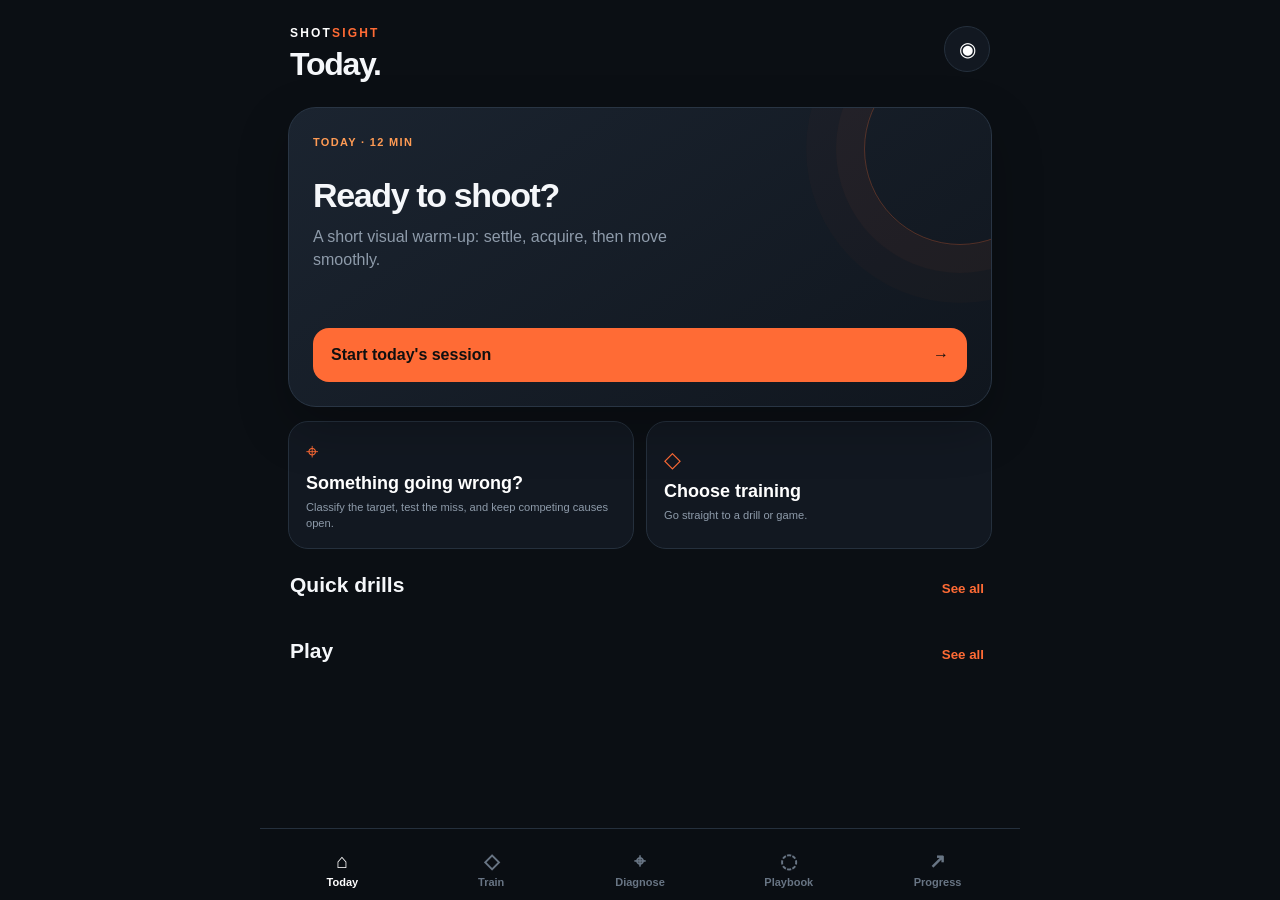
<file: index.html>
<!doctype html><html lang="en"><head><meta charset="utf-8"><meta name="viewport" content="width=device-width, initial-scale=1, viewport-fit=cover, user-scalable=no"><meta name="theme-color" content="#0b0f14"><meta name="apple-mobile-web-app-capable" content="yes"><meta name="apple-mobile-web-app-status-bar-style" content="black-translucent"><meta name="apple-mobile-web-app-title" content="ShotSight"><title>ShotSight</title><link rel="manifest" href="manifest.webmanifest"><link rel="stylesheet" href="styles.css?v=20260903-0040"><link rel="stylesheet" href="shot-demos.css?v=20260903-0040"><link rel="stylesheet" href="clay-invaders.css?v=20260903-0040"><link rel="stylesheet" href="shooter-diagnosis.css?v=20260903-0040"><link rel="stylesheet" href="v02.css?v=20260903-0040"></head><body><div class="app-shell"><div id="drillGrid" hidden></div><div id="gameGrid" hidden></div>
<header class="topbar"><div><div class="eyebrow">SHOT<span>SIGHT</span></div><h1 id="pageTitle">Today.</h1></div><button class="icon-button" id="soundToggle" aria-label="Toggle sound">◉</button></header>
<main id="homeView" class="view active"><section class="hero-card"><div class="hero-copy"><span class="pill">TODAY · 12 MIN</span><h2>Ready to shoot?</h2><p>A short visual warm-up: settle, acquire, then move smoothly.</p></div><button class="primary big" data-start="daily">Start today's session <span>→</span></button></section><div class="quick-grid"><button class="quick-card" data-go="diagnoseView"><span class="quick-icon">⌖</span><strong>Something going wrong?</strong><small>Describe the miss. Find the likely cause and a fix.</small></button><button class="quick-card" data-go="libraryView"><span class="quick-icon">◇</span><strong>Choose training</strong><small>Go straight to a drill or game.</small></button></div><section class="home-section"><div class="section-heading"><h3>Quick drills</h3><button class="see-all" data-go="libraryView">See all</button></div><div class="mini-row" id="homeQuickDrills"></div></section><section class="home-section"><div class="section-heading"><h3>Play</h3><button class="see-all" data-go="libraryView">See all</button></div><div class="mini-row" id="homeQuickGames"></div></section></main>
<main id="libraryView" class="view"><div class="section-heading stacked"><h2>Training</h2><span>Pick the skill you want to work on.</span></div><div class="library-summary"><button class="train-filter" data-kind="drill"><strong>Drills</strong><small>Focused practice</small></button><button class="train-filter" data-kind="game"><strong>Games</strong><small>Practice through play</small></button></div><div class="filter-row"><button class="chip active" data-filter="all">All</button><button class="chip" data-filter="drill">Drills</button><button class="chip" data-filter="game">Games</button></div><div class="library-list" id="libraryList"></div></main>
<main id="diagnoseView" class="view"><section class="diagnose-hero"><span class="diag-badge">QUERY → DIAGNOSE → FIX</span><h2>What happened?</h2><p>Start with what you actually saw or felt. ShotSight will form a coaching hypothesis, explain why, and give you something specific to try.</p><button class="primary big" data-diagnose>Start diagnosis <span>→</span></button></section><section id="shooterDiagnosis" class="diagnosis-entry"></section><div class="learn-callout"><strong>Later, Sense adds evidence.</strong><span>Your answers form the hypothesis. Gun-motion data can then confirm or challenge it.</span></div></main>
<main id="learnView" class="view"><div class="learn-intro"><h2>Understand the shot</h2><p>Short visual explanations of how clay and gun movement relate. Watch first; read only when you need more.</p></div><div class="learn-callout"><strong>Orange = clay. White = gun.</strong><span>Watch hold, pickup, movement, break point and whether the shot succeeds.</span></div><section class="demo-section"><div class="section-heading"><h3>Shot types & faults</h3><span>Animated</span></div><div class="demo-grid" id="demoGrid"></div></section></main>
<main id="progressView" class="view"><div class="section-heading stacked"><h2>Your progress</h2><span>What you have done — and what to work on next.</span></div><section class="stats-grid"><article><strong id="statSessions">0</strong><span>sessions</span></article><article><strong id="statMinutes">—</strong><span>minutes</span></article><article><strong id="statBest">—</strong><span>best game</span></article></section><section class="history-card"><div class="section-heading"><h3>Recent activity</h3><button class="text-button" id="clearHistory">Clear</button></div><div id="historyList" class="history-list"></div></section></main>
<section id="playerView" class="player-view" aria-hidden="true"><div class="player-top"><button class="icon-button" id="closePlayer">×</button><div class="player-meta"><span id="playerType">DRILL</span><strong id="playerName">Shot Diagnostic</strong></div><button class="icon-button" id="pausePlayer">Ⅱ</button></div><div id="stage" class="stage"><div class="interaction-hint" id="interactionHint"></div><div class="focus-ring" id="focusRing"></div><div class="target" id="target"></div><div class="target secondary" id="target2"></div><div class="target tertiary" id="target3"></div><svg id="trace" class="trace" viewBox="0 0 100 100" preserveAspectRatio="none"></svg><div class="aim-dot" id="aimDot"></div><div class="shot-mark" id="shotMark"></div><div class="crosshair" id="crosshair">+</div><div class="countdown" id="countdown"></div><section id="diagnosticPanel" class="diagnostic-panel"><div class="diagnostic-kicker">SHOT DIAGNOSIS</div><h2 id="diagTitle">Clean release</h2><div id="diagTree" class="diag-tree"></div><div class="diag-metrics"><div><span>ERROR</span><strong id="diagError">—</strong></div><div><span>PATH</span><strong id="diagSmooth">—</strong></div><div><span>RELEASE</span><strong id="diagTime">—</strong></div></div><p id="diagCue"></p><div class="diag-actions"><button class="secondary-button" id="diagnosticDone">Done</button><button class="primary" id="diagnosticAgain">Try again</button></div></section></div><div class="player-bottom"><div class="metric"><span>TIME</span><strong id="timeValue">00:30</strong></div><div class="metric center"><span id="scoreLabel">CUE</span><strong id="scoreValue">READY</strong></div><button class="primary compact" id="actionButton">Begin</button></div></section>
<section id="tipSheet" class="tip-sheet" aria-hidden="true"><div class="tip-card"><div class="tip-icon" id="tipIcon">◎</div><span class="tip-kicker">HOW IT WORKS</span><h2 id="tipTitle">Activity</h2><p id="tipBody"></p><div class="tip-note" id="tipNote"></div><label class="tip-hide"><input type="checkbox" id="tipHide"><span>Don't show this tip again</span></label><button class="primary big" id="tipContinue">Got it <span>→</span></button></div></section>
<section id="demoSheet" class="demo-sheet" aria-hidden="true"><div class="demo-card"><div class="demo-topbar"><div><span class="tip-kicker">SHOT TYPE</span><h2 id="demoTitle">Sustained lead</h2></div><button class="icon-button" id="demoClose">×</button></div><div class="demo-stage" id="demoStage"><div class="demo-speed-hud"><span>CLAY <strong id="demoClaySpeed">55 mph</strong></span><span>GUN <strong id="demoGunSpeed">—</strong></span></div><svg class="demo-svg" viewBox="0 0 100 100" preserveAspectRatio="none"><path id="demoTargetPath" class="demo-target-path" d="M 8 62 C 32 52, 66 42, 94 34"/><path id="demoGunPath" class="demo-gun-path" d="M 8 62 C 32 52, 66 42, 94 34"/><line id="demoLeadLine" class="demo-lead-line" x1="0" y1="0" x2="0" y2="0"/></svg><div class="demo-label hold" id="demoHoldLabel">HOLD</div><div class="demo-label pickup" id="demoPickupLabel">PICKUP</div><div class="demo-label break" id="demoBreakLabel">BREAK</div><div class="demo-clay" id="demoClay"></div><div class="demo-gun" id="demoGun"><span></span></div><div class="demo-shot" id="demoShot"></div></div><div class="demo-legend"><span><i class="legend-clay"></i>Clay</span><span><i class="legend-gun"></i>Gun / aim point</span><span><i class="legend-gap"></i>Lead gap</span></div><div class="demo-phase" id="demoPhase">SET</div><p id="demoDescription"></p><div class="demo-cue" id="demoCue"></div><div class="demo-actions"><button class="secondary-button" id="demoReplay">Replay</button><button class="primary" id="demoNext">Next type</button></div></div></section>
<section id="diagnosisSheet" class="diagnosis-sheet" aria-hidden="true"><div class="diagnosis-shell"><div class="diagnosis-top"><div class="diagnosis-progress" id="diagnosisProgress">1 / 3</div><button class="icon-button" id="diagnosisClose">×</button></div><div class="diagnosis-body" id="diagnosisBody"></div></div></section>
<nav class="tabbar"><button class="tab active" data-view="homeView"><span>⌂</span>Today</button><button class="tab" data-view="libraryView"><span>◇</span>Train</button><button class="tab" data-view="diagnoseView"><span>⌖</span>Diagnose</button><button class="tab" data-view="learnView"><span>◌</span>Learn</button><button class="tab" data-view="progressView"><span>↗</span>Progress</button></nav></div>
<script src="app.js?v=20260903-0040"></script><script src="clay-invaders.js?v=20260903-0040"></script><script src="shot-demos.js?v=20260903-0040"></script><script src="shooter-diagnosis.js?v=20260903-0040"></script><script>window.addEventListener('DOMContentLoaded',()=>{const mini=(a)=>`<button class="mini-card" data-id="${a.id}"><span class="glyph">${a.glyph}</span><strong>${a.name}</strong><small>${a.type==='game'?'PLAY':'DRILL'}</small></button>`;const A=window.activities||[];document.querySelector('#homeQuickDrills').innerHTML=A.filter(a=>a.type==='drill').slice(0,4).map(mini).join('');document.querySelector('#homeQuickGames').innerHTML=A.filter(a=>a.type==='game').slice(0,4).map(mini).join('');document.querySelectorAll('.train-filter').forEach(b=>b.addEventListener('click',()=>{const c=document.querySelector(`.chip[data-filter="${b.dataset.kind}"]`);c?.click()}))})</script><script src="v02.js?v=20260903-0040"></script></body></html>
</file>
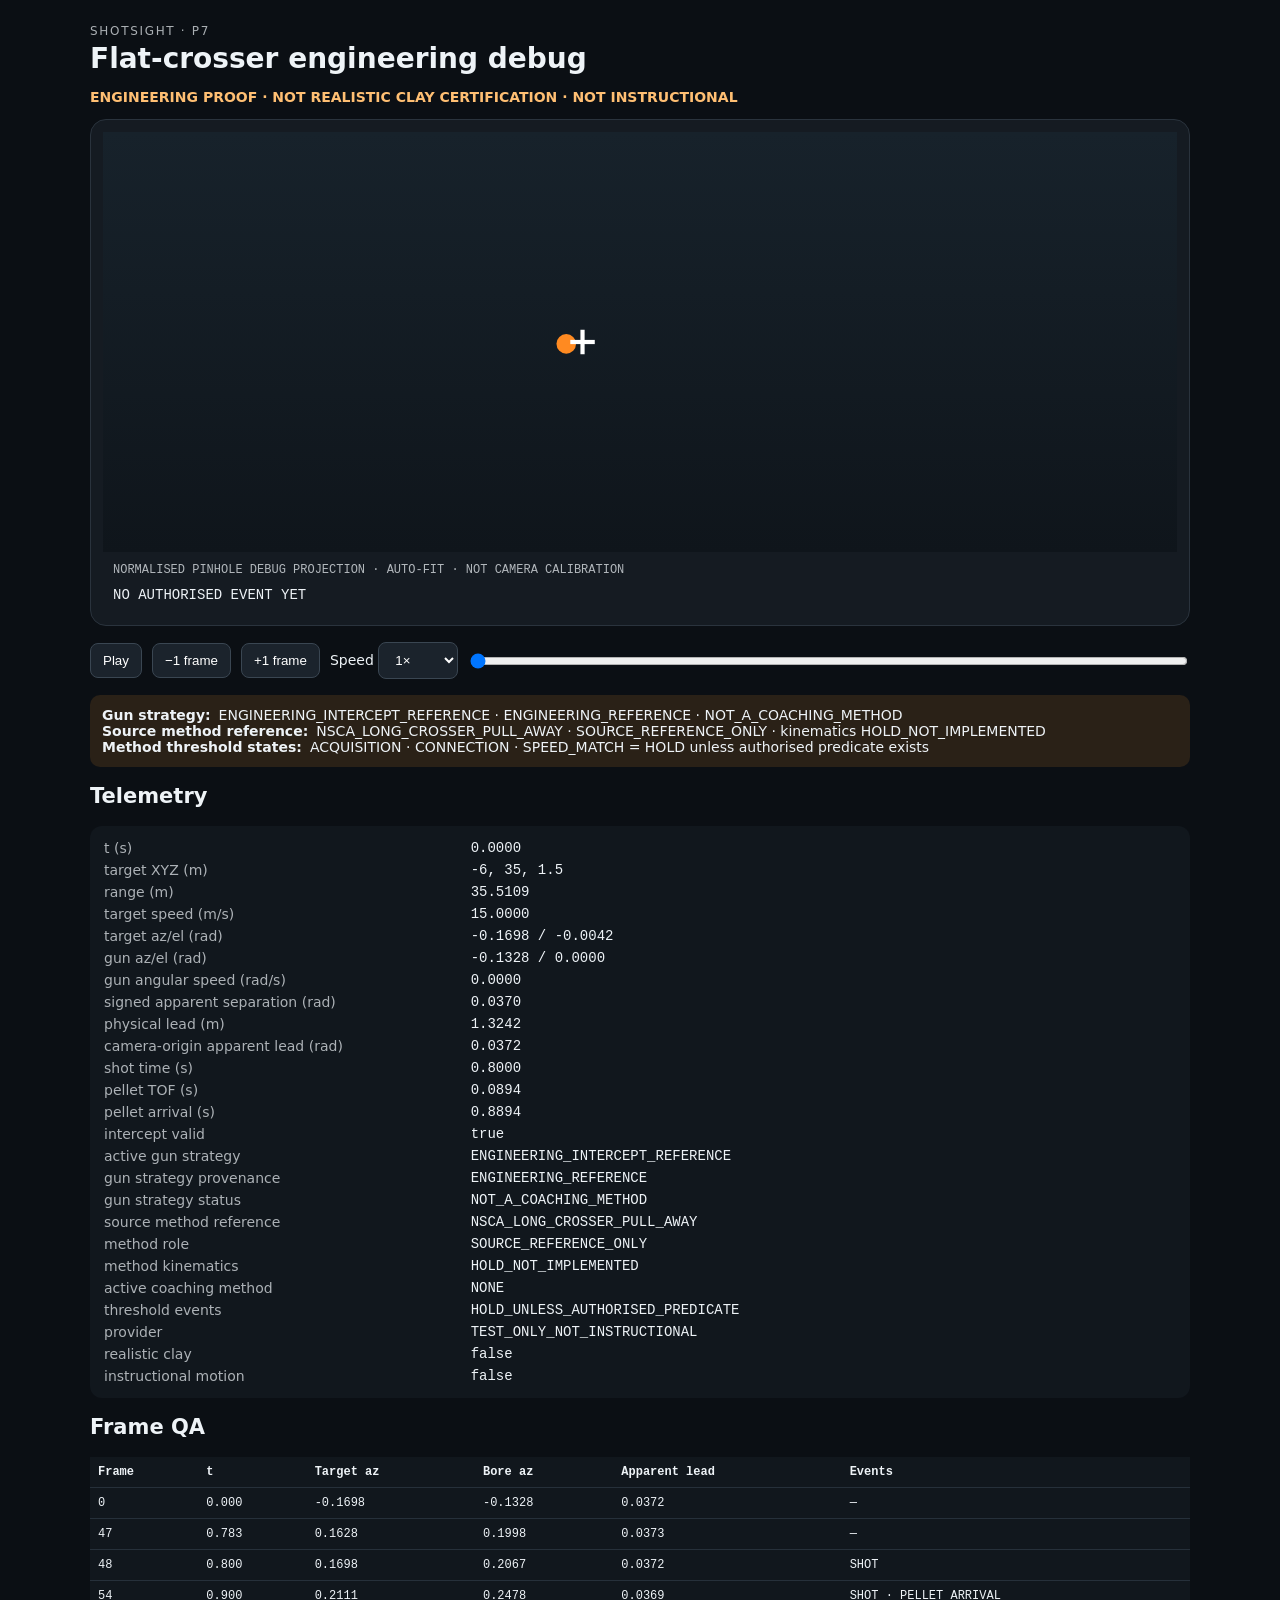
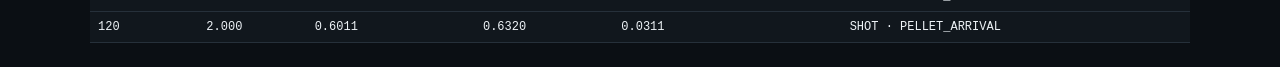
<file: p7-debug.html>
<!doctype html><html lang="en"><head><meta charset="utf-8"><meta name="viewport" content="width=device-width,initial-scale=1"><title>ShotSight P7 Engineering Debug</title><style>body{margin:0;background:#0b0f14;color:#eef3f7;font:14px system-ui,sans-serif}.debug-shell{max-width:1100px;margin:auto;padding:24px}.eyebrow{letter-spacing:.14em;font-size:12px;opacity:.7}h1{margin:.25rem 0}.viewport{background:#151b22;border:1px solid #2a333d;border-radius:16px;padding:12px}#projection{width:100%;height:420px;background:linear-gradient(#17222b,#0f151b)}#targetMark{fill:#ff8a21}#boreMark line{stroke:#fff;stroke-width:.012}#leadLine{stroke:#9aa9b6;stroke-width:.006;stroke-dasharray:.02 .02}.projection-note{padding:8px 10px 0;font-size:12px;opacity:.72;font-family:ui-monospace,monospace}.controls{display:flex;gap:10px;align-items:center;flex-wrap:wrap;margin:16px 0}.controls button,.controls select{padding:9px 12px;background:#1b232c;color:#fff;border:1px solid #3a4652;border-radius:8px}#scrub{flex:1;min-width:240px}.holds{padding:12px;background:#2a2117;border-radius:10px;margin-bottom:16px}.holds span{margin-left:8px}dl{display:grid;grid-template-columns:minmax(220px,1fr) 2fr;gap:6px 14px;background:#11171d;padding:14px;border-radius:12px}dt{opacity:.7}dd{margin:0;font-family:ui-monospace,monospace;overflow-wrap:anywhere}.table-wrap{width:100%;overflow-x:auto;-webkit-overflow-scrolling:touch}table{width:100%;min-width:760px;border-collapse:collapse;background:#11171d}th,td{padding:8px;border-bottom:1px solid #26303a;text-align:left;font-family:ui-monospace,monospace;font-size:12px}.event-strip{padding:10px;font-family:ui-monospace,monospace}.debug-shell header p{color:#ffbf73;font-weight:700}@media(max-width:650px){.debug-shell{padding:16px}#projection{height:300px}dl{grid-template-columns:1fr}.holds span{display:block;margin:5px 0 0}#scrub{min-width:200px}}</style></head><body><main class="debug-shell"><header><div><div class="eyebrow">SHOTSIGHT · P7</div><h1>Flat-crosser engineering debug</h1><p id="certLock">ENGINEERING PROOF · NOT REALISTIC CLAY CERTIFICATION · NOT INSTRUCTIONAL</p></div></header><section class="viewport" aria-label="Shooter projection"><svg id="projection" viewBox="-1 -0.6 2 1.2" preserveAspectRatio="xMidYMid meet"><line id="leadLine"/><circle id="targetMark" r="0.028"/><g id="boreMark"><line x1="-0.035" y1="0" x2="0.035" y2="0"/><line x1="0" y1="-0.035" x2="0" y2="0.035"/></g></svg><div class="projection-note" id="projectionLock">NORMALISED PINHOLE DEBUG PROJECTION · AUTO-FIT · NOT CAMERA CALIBRATION</div><div class="event-strip" id="eventStrip"></div></section><section class="controls"><button id="playPause">Play</button><button id="stepBack">−1 frame</button><button id="stepForward">+1 frame</button><label>Speed <select id="speed"><option value="0.25">0.25×</option><option value="0.5">0.5×</option><option value="1" selected>1×</option><option value="2">2×</option></select></label><input id="scrub" type="range" min="0" max="1" step="0.0001" value="0" aria-label="Timeline scrub"></section><section class="holds"><strong>Gun strategy:</strong><span id="strategyLock">ENGINEERING_INTERCEPT_REFERENCE · ENGINEERING_REFERENCE · NOT_A_COACHING_METHOD</span><br><strong>Source method reference:</strong><span id="methodReference">NSCA_LONG_CROSSER_PULL_AWAY · SOURCE_REFERENCE_ONLY · kinematics HOLD_NOT_IMPLEMENTED</span><br><strong>Method threshold states:</strong><span id="holds">ACQUISITION · CONNECTION · SPEED_MATCH = HOLD unless authorised predicate exists</span></section><section><h2>Telemetry</h2><dl id="telemetry"></dl></section><section><h2>Frame QA</h2><div class="table-wrap" id="qaTableWrap"><table><thead><tr><th>Frame</th><th>t</th><th>Target az</th><th>Bore az</th><th>Apparent lead</th><th>Events</th></tr></thead><tbody id="qaRows"></tbody></table></div></section></main><script type="module">import {createCanonicalFlatCrosserScenario} from './physics/canonical-flat-crosser-v1.mjs';
import {createFlatCrosserDebugSession,debugFrame,scrubNormalized} from './physics/flat-crosser-debug-v1.mjs';
const scenario=createCanonicalFlatCrosserScenario();let playbackRate=1,session=createFlatCrosserDebugSession({scenario,duration_s:2,frameRate_hz:60,playbackRate});let frameIndex=0,playing=false,anchorScreen=0,anchorSim=0,raf=0,projectionScale=1;const $=s=>document.querySelector(s),fmt=(v,n=4)=>Number.isFinite(v)?v.toFixed(n):'—';
function pinholeNormalised(az,el){const c=Math.cos(az);if(!(Math.abs(c)>1e-12))throw new Error('debug projection reached 90-degree azimuth singularity');return{x:Math.tan(az),y:-Math.tan(el)/c};}
function recomputeProjectionScale(){let maxX=0,maxY=0;for(let i=0;i<session.frameCount;i++){const f=debugFrame(session,i);for(const a of [{az:f.state.target.az_rad,el:f.state.target.el_rad},{az:f.state.gun.az_rad,el:f.state.gun.el_rad}]){const p=pinholeNormalised(a.az,a.el);maxX=Math.max(maxX,Math.abs(p.x));maxY=Math.max(maxY,Math.abs(p.y));}}const sx=maxX>0?0.9/maxX:1,sy=maxY>0?0.5/maxY:1;projectionScale=Math.min(sx,sy);}
function project(az,el){const p=pinholeNormalised(az,el);return{x:p.x*projectionScale,y:p.y*projectionScale};}
function renderFrame(frame){const {state,telemetry}=frame;const t=project(state.target.az_rad,state.target.el_rad),b=project(state.gun.az_rad,state.gun.el_rad);$('#targetMark').setAttribute('cx',t.x);$('#targetMark').setAttribute('cy',t.y);$('#boreMark').setAttribute('transform',`translate(${b.x} ${b.y})`);$('#leadLine').setAttribute('x1',t.x);$('#leadLine').setAttribute('y1',t.y);$('#leadLine').setAttribute('x2',b.x);$('#leadLine').setAttribute('y2',b.y);$('#scrub').value=state.t_s/session.duration_s;$('#eventStrip').textContent=telemetry.activeNarrativeEvents.length?telemetry.activeNarrativeEvents.join(' · '):'NO AUTHORISED EVENT YET';const entries=[['t (s)',telemetry.t_s],['target XYZ (m)',telemetry.targetPosition_W.join(', ')],['range (m)',telemetry.targetRange_m],['target speed (m/s)',telemetry.targetSpeed_mps],['target az/el (rad)',`${fmt(telemetry.targetAz_rad)} / ${fmt(telemetry.targetEl_rad)}`],['gun az/el (rad)',`${fmt(telemetry.gunAz_rad)} / ${fmt(telemetry.gunEl_rad)}`],['gun angular speed (rad/s)',telemetry.gunAngularSpeed_radps],['signed apparent separation (rad)',telemetry.signedApparentAzSeparation_rad],['physical lead (m)',telemetry.physicalLead_m],['camera-origin apparent lead (rad)',telemetry.apparentLeadAngle_rad],['shot time (s)',telemetry.shotTime_s],['pellet TOF (s)',telemetry.pelletTOF_s],['pellet arrival (s)',telemetry.pelletArrival_s],['intercept valid',String(telemetry.interceptValid)],['active gun strategy',telemetry.gunStrategyId],['gun strategy provenance',telemetry.gunStrategyProvenanceClass],['gun strategy status',telemetry.gunStrategyStatus],['source method reference',telemetry.methodReferenceId],['method role',telemetry.methodReferenceRole],['method kinematics',telemetry.methodKinematicsStatus],['active coaching method',telemetry.methodId===null?'NONE':telemetry.methodId],['threshold events',telemetry.thresholdEventsStatus],['provider',telemetry.providerStatus],['realistic clay',String(telemetry.realisticClay)],['instructional motion',String(telemetry.instructionalMotion)]];$('#telemetry').innerHTML=entries.map(([k,v])=>`<dt>${k}</dt><dd>${typeof v==='number'?fmt(v):v}</dd>`).join('');}
function showIndex(i){frameIndex=Math.max(0,Math.min(session.frameCount-1,i));renderFrame(debugFrame(session,frameIndex));}function stop(){playing=false;cancelAnimationFrame(raf);$('#playPause').textContent='Play';}function tick(now){if(!playing)return;const t=Math.min(session.duration_s,anchorSim+(now-anchorScreen)/1000*playbackRate);frameIndex=Math.round(t*session.frameRate_hz);showIndex(frameIndex);if(t>=session.duration_s){stop();return;}raf=requestAnimationFrame(tick);}$('#playPause').addEventListener('click',()=>{if(playing){stop();return;}playing=true;anchorScreen=performance.now();anchorSim=frameIndex/session.frameRate_hz;$('#playPause').textContent='Pause';raf=requestAnimationFrame(tick);});$('#stepBack').addEventListener('click',()=>{stop();showIndex(frameIndex-1);});$('#stepForward').addEventListener('click',()=>{stop();showIndex(frameIndex+1);});$('#scrub').addEventListener('input',e=>{stop();const sample=scrubNormalized(session,Number(e.target.value));frameIndex=Math.round(sample.t_s*session.frameRate_hz);showIndex(frameIndex);});$('#speed').addEventListener('change',e=>{stop();playbackRate=Number(e.target.value);session=createFlatCrosserDebugSession({scenario,duration_s:2,frameRate_hz:60,playbackRate});recomputeProjectionScale();showIndex(frameIndex);});recomputeProjectionScale();const shotFrame=Math.round(scenario.shotTime_s*session.frameRate_hz),shot=debugFrame(session,shotFrame),preShotFrame=Math.max(0,shotFrame-1),arrivalFrame=Math.ceil((scenario.shotTime_s+shot.telemetry.pelletTOF_s)*session.frameRate_hz);const qaFrames=[0,preShotFrame,shotFrame,arrivalFrame,session.frameCount-1];$('#qaRows').innerHTML=qaFrames.map(i=>{const f=debugFrame(session,i),x=f.telemetry;return `<tr><td>${f.frameIndex}</td><td>${fmt(f.t_s,3)}</td><td>${fmt(x.targetAz_rad)}</td><td>${fmt(x.gunAz_rad)}</td><td>${fmt(x.apparentLeadAngle_rad)}</td><td>${x.activeNarrativeEvents.join(' · ')||'—'}</td></tr>`;}).join('');showIndex(0);</script></body></html>
</file>
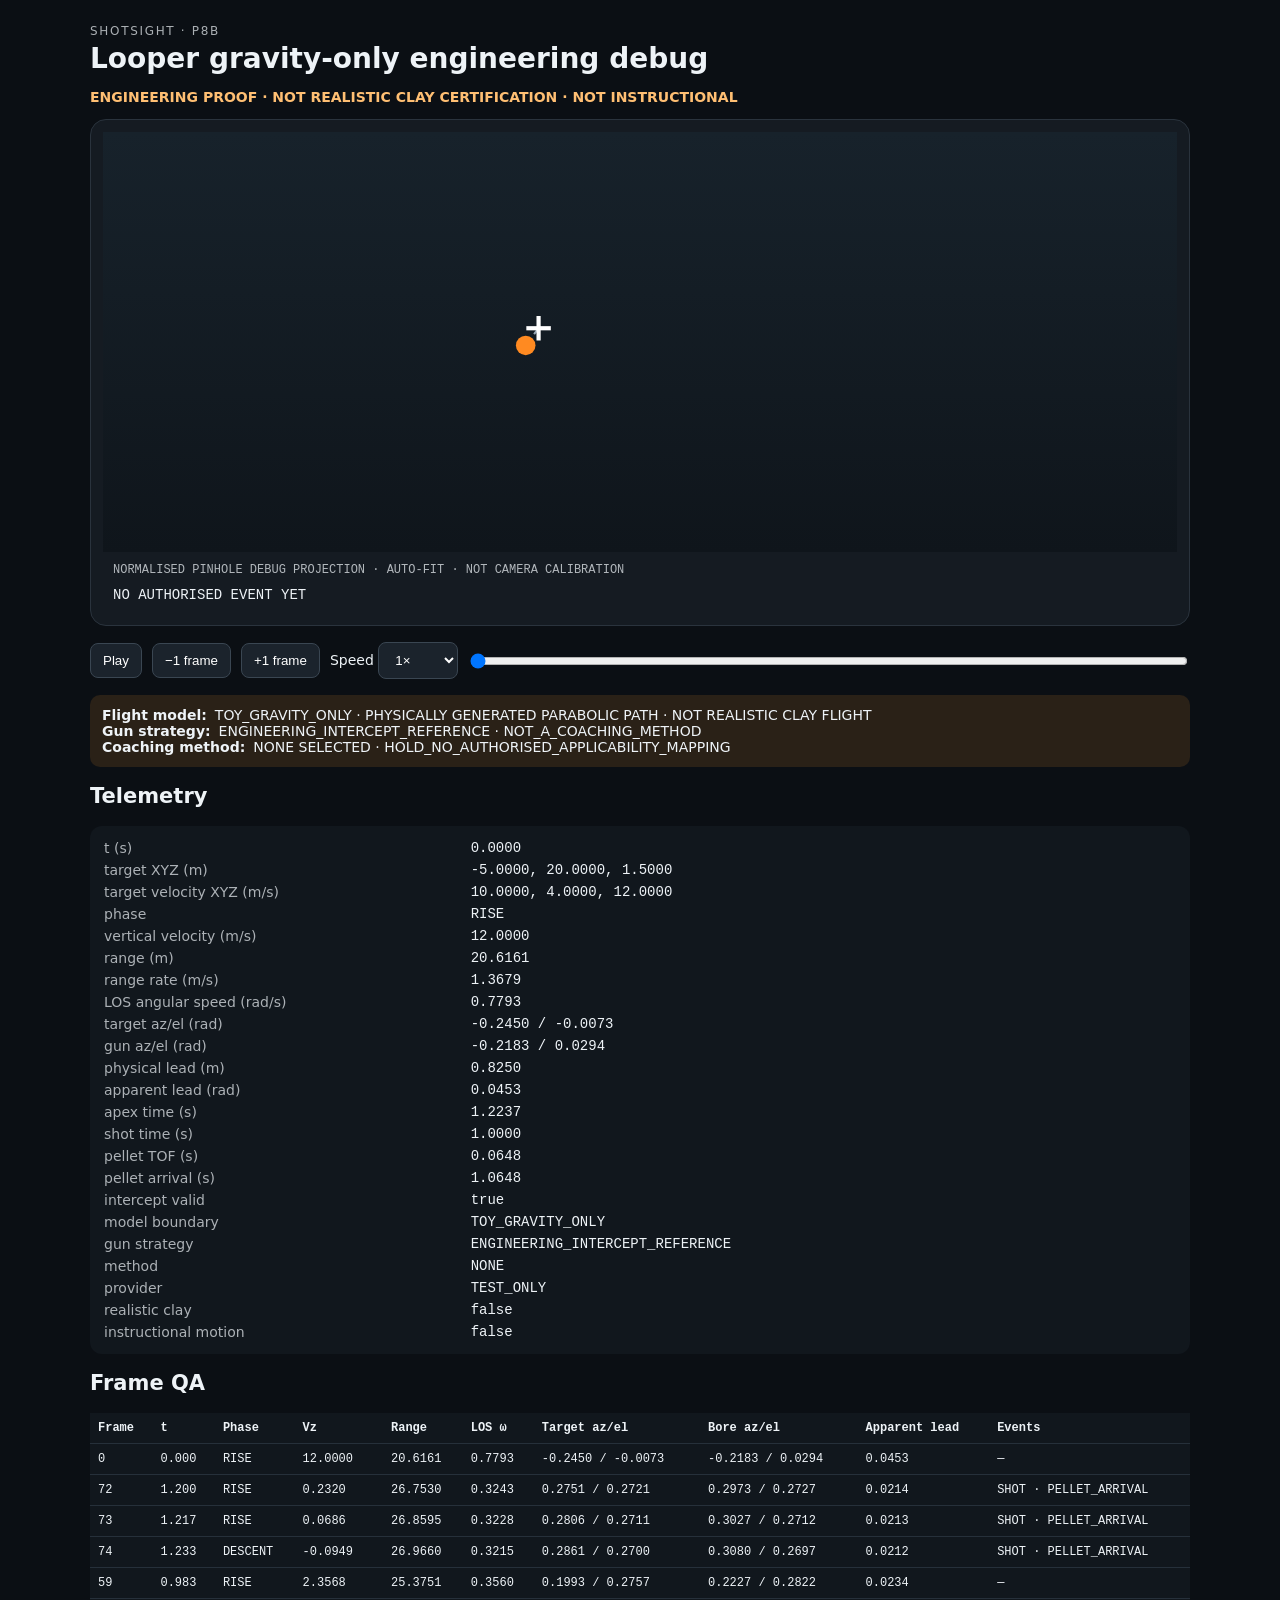
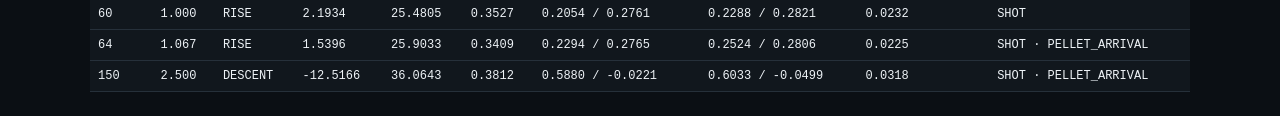
<file: p8-looper-debug.html>
<!doctype html><html lang="en"><head><meta charset="utf-8"><meta name="viewport" content="width=device-width,initial-scale=1"><title>ShotSight P8B Looper Engineering Debug</title><style>body{margin:0;background:#0b0f14;color:#eef3f7;font:14px system-ui,sans-serif}.debug-shell{max-width:1100px;margin:auto;padding:24px}.eyebrow{letter-spacing:.14em;font-size:12px;opacity:.7}h1{margin:.25rem 0}.viewport{background:#151b22;border:1px solid #2a333d;border-radius:16px;padding:12px}#projection{width:100%;height:420px;background:linear-gradient(#17222b,#0f151b)}#targetMark{fill:#ff8a21}#boreMark line{stroke:#fff;stroke-width:.012}#leadLine{stroke:#9aa9b6;stroke-width:.006;stroke-dasharray:.02 .02}.projection-note{padding:8px 10px 0;font-size:12px;opacity:.72;font-family:ui-monospace,monospace}.controls{display:flex;gap:10px;align-items:center;flex-wrap:wrap;margin:16px 0}.controls button,.controls select{padding:9px 12px;background:#1b232c;color:#fff;border:1px solid #3a4652;border-radius:8px}#scrub{flex:1;min-width:240px}.holds{padding:12px;background:#2a2117;border-radius:10px;margin-bottom:16px}.holds span{margin-left:8px}dl{display:grid;grid-template-columns:minmax(220px,1fr) 2fr;gap:6px 14px;background:#11171d;padding:14px;border-radius:12px}dt{opacity:.7}dd{margin:0;font-family:ui-monospace,monospace;overflow-wrap:anywhere}.table-wrap{width:100%;overflow-x:auto;-webkit-overflow-scrolling:touch}table{width:100%;min-width:900px;border-collapse:collapse;background:#11171d}th,td{padding:8px;border-bottom:1px solid #26303a;text-align:left;font-family:ui-monospace,monospace;font-size:12px}.event-strip{padding:10px;font-family:ui-monospace,monospace}.debug-shell header p{color:#ffbf73;font-weight:700}@media(max-width:650px){.debug-shell{padding:16px}#projection{height:300px}dl{grid-template-columns:1fr}.holds span{display:block;margin:5px 0 0}#scrub{min-width:200px}}</style></head><body><main class="debug-shell"><header><div><div class="eyebrow">SHOTSIGHT · P8B</div><h1>Looper gravity-only engineering debug</h1><p id="certLock">ENGINEERING PROOF · NOT REALISTIC CLAY CERTIFICATION · NOT INSTRUCTIONAL</p></div></header><section class="viewport" aria-label="Shooter projection"><svg id="projection" viewBox="-1 -0.6 2 1.2" preserveAspectRatio="xMidYMid meet"><line id="leadLine"/><circle id="targetMark" r="0.028"/><g id="boreMark"><line x1="-0.035" y1="0" x2="0.035" y2="0"/><line x1="0" y1="-0.035" x2="0" y2="0.035"/></g></svg><div class="projection-note" id="projectionLock">NORMALISED PINHOLE DEBUG PROJECTION · AUTO-FIT · NOT CAMERA CALIBRATION</div><div class="event-strip" id="eventStrip"></div></section><section class="controls"><button id="playPause">Play</button><button id="stepBack">−1 frame</button><button id="stepForward">+1 frame</button><label>Speed <select id="speed"><option value="0.25">0.25×</option><option value="0.5">0.5×</option><option value="1" selected>1×</option><option value="2">2×</option></select></label><input id="scrub" type="range" min="0" max="1" step="0.0001" value="0" aria-label="Timeline scrub"></section><section class="holds"><strong>Flight model:</strong><span id="geometryLock">TOY_GRAVITY_ONLY · PHYSICALLY GENERATED PARABOLIC PATH · NOT REALISTIC CLAY FLIGHT</span><br><strong>Gun strategy:</strong><span id="strategyLock">ENGINEERING_INTERCEPT_REFERENCE · NOT_A_COACHING_METHOD</span><br><strong>Coaching method:</strong><span id="methodLock">NONE SELECTED · HOLD_NO_AUTHORISED_APPLICABILITY_MAPPING</span></section><section><h2>Telemetry</h2><dl id="telemetry"></dl></section><section><h2>Frame QA</h2><div class="table-wrap" id="qaTableWrap"><table><thead><tr><th>Frame</th><th>t</th><th>Phase</th><th>Vz</th><th>Range</th><th>LOS ω</th><th>Target az/el</th><th>Bore az/el</th><th>Apparent lead</th><th>Events</th></tr></thead><tbody id="qaRows"></tbody></table></div></section></main><script type="module">import {createCanonicalLooperGravityScenario} from './physics/canonical-looper-gravity-v1.mjs';import {createLooperGravityDebugSession,looperGravityFrame,scrubLooperGravityNormalized} from './physics/looper-gravity-debug-v1.mjs';const scenario=createCanonicalLooperGravityScenario();let playbackRate=1,session=createLooperGravityDebugSession({scenario,duration_s:2.5,frameRate_hz:60,playbackRate}),frameIndex=0,playing=false,anchorScreen=0,anchorSim=0,raf=0,projectionScale=1;const $=s=>document.querySelector(s),fmt=(v,n=4)=>Number.isFinite(v)?v.toFixed(n):'—';function pinholeNormalised(az,el){const c=Math.cos(az);if(!(Math.abs(c)>1e-12))throw new Error('debug projection reached 90-degree azimuth singularity');return{x:Math.tan(az),y:-Math.tan(el)/c};}function recomputeProjectionScale(){let maxX=0,maxY=0;for(let i=0;i<session.frameCount;i++){const f=looperGravityFrame(session,i);for(const a of [{az:f.state.target.az_rad,el:f.state.target.el_rad},{az:f.state.gun.az_rad,el:f.state.gun.el_rad}]){const p=pinholeNormalised(a.az,a.el);maxX=Math.max(maxX,Math.abs(p.x));maxY=Math.max(maxY,Math.abs(p.y));}}projectionScale=Math.min(maxX>0?0.9/maxX:1,maxY>0?0.5/maxY:1);}function project(az,el){const p=pinholeNormalised(az,el);return{x:p.x*projectionScale,y:p.y*projectionScale};}function renderFrame(frame){const {state,telemetry}=frame,t=project(state.target.az_rad,state.target.el_rad),b=project(state.gun.az_rad,state.gun.el_rad);$('#targetMark').setAttribute('cx',t.x);$('#targetMark').setAttribute('cy',t.y);$('#boreMark').setAttribute('transform',`translate(${b.x} ${b.y})`);$('#leadLine').setAttribute('x1',t.x);$('#leadLine').setAttribute('y1',t.y);$('#leadLine').setAttribute('x2',b.x);$('#leadLine').setAttribute('y2',b.y);$('#scrub').value=state.t_s/session.duration_s;$('#eventStrip').textContent=telemetry.activeNarrativeEvents.length?telemetry.activeNarrativeEvents.join(' · '):'NO AUTHORISED EVENT YET';const entries=[['t (s)',telemetry.t_s],['target XYZ (m)',telemetry.targetPosition_W.map(v=>fmt(v)).join(', ')],['target velocity XYZ (m/s)',telemetry.targetVelocity_W.map(v=>fmt(v)).join(', ')],['phase',telemetry.targetPhase],['vertical velocity (m/s)',telemetry.targetVerticalVelocity_mps],['range (m)',telemetry.targetRange_m],['range rate (m/s)',telemetry.targetRangeRate_mps],['LOS angular speed (rad/s)',telemetry.targetLosAngularSpeed_radps],['target az/el (rad)',`${fmt(telemetry.targetAz_rad)} / ${fmt(telemetry.targetEl_rad)}`],['gun az/el (rad)',`${fmt(telemetry.gunAz_rad)} / ${fmt(telemetry.gunEl_rad)}`],['physical lead (m)',telemetry.physicalLead_m],['apparent lead (rad)',telemetry.apparentLeadAngle_rad],['apex time (s)',telemetry.apexTime_s],['shot time (s)',telemetry.shotTime_s],['pellet TOF (s)',telemetry.pelletTOF_s],['pellet arrival (s)',telemetry.pelletArrival_s],['intercept valid',String(telemetry.interceptValid)],['model boundary',telemetry.modelBoundary],['gun strategy',telemetry.gunStrategyId],['method',telemetry.methodId===null?'NONE':telemetry.methodId],['provider',telemetry.providerStatus],['realistic clay',String(telemetry.realisticClay)],['instructional motion',String(telemetry.instructionalMotion)]];$('#telemetry').innerHTML=entries.map(([k,v])=>`<dt>${k}</dt><dd>${typeof v==='number'?fmt(v):v}</dd>`).join('');}function showIndex(i){frameIndex=Math.max(0,Math.min(session.frameCount-1,i));renderFrame(looperGravityFrame(session,frameIndex));}function stop(){playing=false;cancelAnimationFrame(raf);$('#playPause').textContent='Play';}function tick(now){if(!playing)return;const t=Math.min(session.duration_s,anchorSim+(now-anchorScreen)/1000*playbackRate);frameIndex=Math.round(t*session.frameRate_hz);showIndex(frameIndex);if(t>=session.duration_s){stop();return;}raf=requestAnimationFrame(tick);}$('#playPause').addEventListener('click',()=>{if(playing){stop();return;}playing=true;anchorScreen=performance.now();anchorSim=frameIndex/session.frameRate_hz;$('#playPause').textContent='Pause';raf=requestAnimationFrame(tick);});$('#stepBack').addEventListener('click',()=>{stop();showIndex(frameIndex-1);});$('#stepForward').addEventListener('click',()=>{stop();showIndex(frameIndex+1);});$('#scrub').addEventListener('input',e=>{stop();const sample=scrubLooperGravityNormalized(session,Number(e.target.value));frameIndex=Math.round(sample.t_s*session.frameRate_hz);showIndex(frameIndex);});$('#speed').addEventListener('change',e=>{stop();playbackRate=Number(e.target.value);session=createLooperGravityDebugSession({scenario,duration_s:2.5,frameRate_hz:60,playbackRate});recomputeProjectionScale();showIndex(frameIndex);});recomputeProjectionScale();const shotFrame=Math.round(scenario.shotTime_s*session.frameRate_hz),shot=looperGravityFrame(session,shotFrame),apexFrame=Math.round(scenario.apexTime_s*session.frameRate_hz),arrivalFrame=Math.ceil(shot.telemetry.pelletArrival_s*session.frameRate_hz),qaFrames=[0,Math.max(0,apexFrame-1),apexFrame,Math.min(session.frameCount-1,apexFrame+1),Math.max(0,shotFrame-1),shotFrame,arrivalFrame,session.frameCount-1];$('#qaRows').innerHTML=qaFrames.map(i=>{const f=looperGravityFrame(session,i),x=f.telemetry;return `<tr><td>${f.frameIndex}</td><td>${fmt(f.t_s,3)}</td><td>${x.targetPhase}</td><td>${fmt(x.targetVerticalVelocity_mps)}</td><td>${fmt(x.targetRange_m)}</td><td>${fmt(x.targetLosAngularSpeed_radps)}</td><td>${fmt(x.targetAz_rad)} / ${fmt(x.targetEl_rad)}</td><td>${fmt(x.gunAz_rad)} / ${fmt(x.gunEl_rad)}</td><td>${fmt(x.apparentLeadAngle_rad)}</td><td>${x.activeNarrativeEvents.join(' · ')||'—'}</td></tr>`;}).join('');showIndex(0);</script></body></html>
</file>
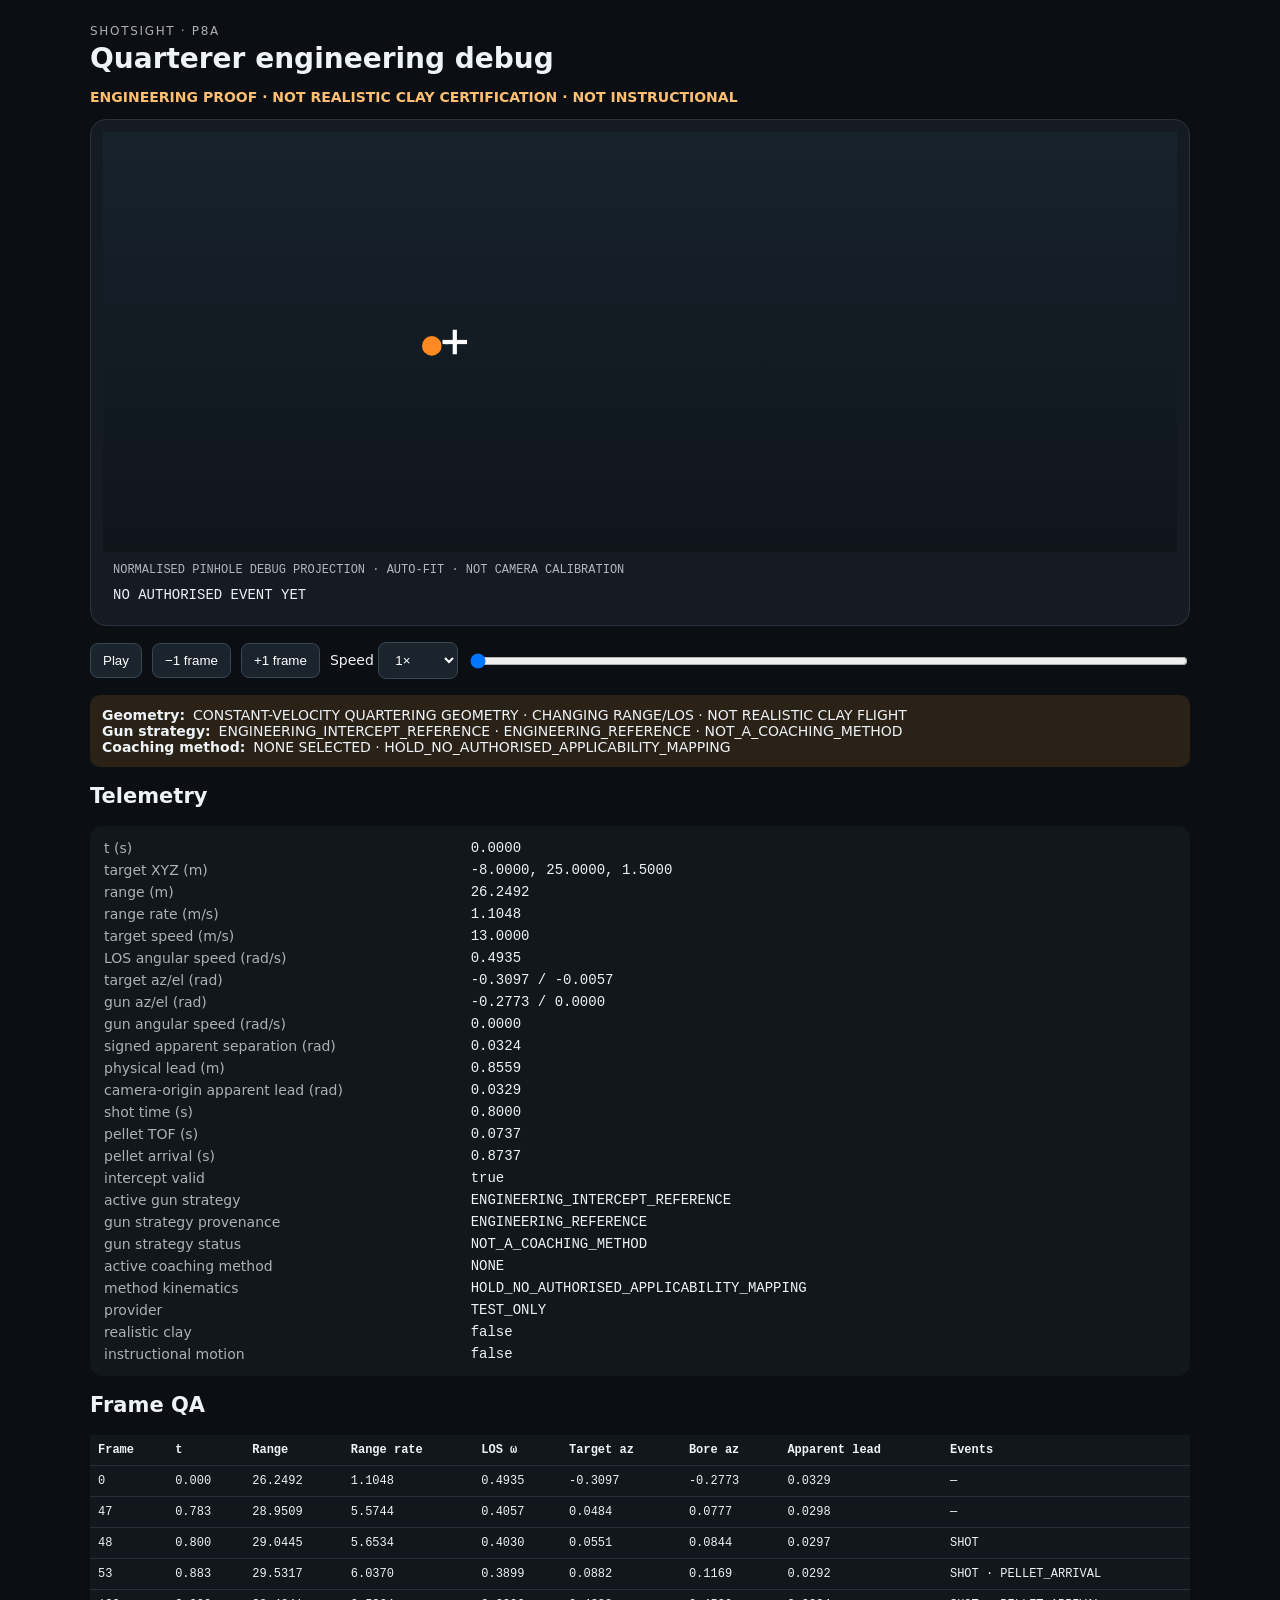
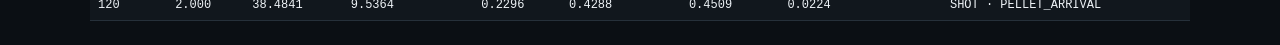
<file: p8-quarterer-debug.html>
<!doctype html><html lang="en"><head><meta charset="utf-8"><meta name="viewport" content="width=device-width,initial-scale=1"><title>ShotSight P8A Quarterer Engineering Debug</title><style>body{margin:0;background:#0b0f14;color:#eef3f7;font:14px system-ui,sans-serif}.debug-shell{max-width:1100px;margin:auto;padding:24px}.eyebrow{letter-spacing:.14em;font-size:12px;opacity:.7}h1{margin:.25rem 0}.viewport{background:#151b22;border:1px solid #2a333d;border-radius:16px;padding:12px}#projection{width:100%;height:420px;background:linear-gradient(#17222b,#0f151b)}#targetMark{fill:#ff8a21}#boreMark line{stroke:#fff;stroke-width:.012}#leadLine{stroke:#9aa9b6;stroke-width:.006;stroke-dasharray:.02 .02}.projection-note{padding:8px 10px 0;font-size:12px;opacity:.72;font-family:ui-monospace,monospace}.controls{display:flex;gap:10px;align-items:center;flex-wrap:wrap;margin:16px 0}.controls button,.controls select{padding:9px 12px;background:#1b232c;color:#fff;border:1px solid #3a4652;border-radius:8px}#scrub{flex:1;min-width:240px}.holds{padding:12px;background:#2a2117;border-radius:10px;margin-bottom:16px}.holds span{margin-left:8px}dl{display:grid;grid-template-columns:minmax(220px,1fr) 2fr;gap:6px 14px;background:#11171d;padding:14px;border-radius:12px}dt{opacity:.7}dd{margin:0;font-family:ui-monospace,monospace;overflow-wrap:anywhere}.table-wrap{width:100%;overflow-x:auto;-webkit-overflow-scrolling:touch}table{width:100%;min-width:860px;border-collapse:collapse;background:#11171d}th,td{padding:8px;border-bottom:1px solid #26303a;text-align:left;font-family:ui-monospace,monospace;font-size:12px}.event-strip{padding:10px;font-family:ui-monospace,monospace}.debug-shell header p{color:#ffbf73;font-weight:700}@media(max-width:650px){.debug-shell{padding:16px}#projection{height:300px}dl{grid-template-columns:1fr}.holds span{display:block;margin:5px 0 0}#scrub{min-width:200px}}</style></head><body><main class="debug-shell"><header><div><div class="eyebrow">SHOTSIGHT · P8A</div><h1>Quarterer engineering debug</h1><p id="certLock">ENGINEERING PROOF · NOT REALISTIC CLAY CERTIFICATION · NOT INSTRUCTIONAL</p></div></header><section class="viewport" aria-label="Shooter projection"><svg id="projection" viewBox="-1 -0.6 2 1.2" preserveAspectRatio="xMidYMid meet"><line id="leadLine"/><circle id="targetMark" r="0.028"/><g id="boreMark"><line x1="-0.035" y1="0" x2="0.035" y2="0"/><line x1="0" y1="-0.035" x2="0" y2="0.035"/></g></svg><div class="projection-note" id="projectionLock">NORMALISED PINHOLE DEBUG PROJECTION · AUTO-FIT · NOT CAMERA CALIBRATION</div><div class="event-strip" id="eventStrip"></div></section><section class="controls"><button id="playPause">Play</button><button id="stepBack">−1 frame</button><button id="stepForward">+1 frame</button><label>Speed <select id="speed"><option value="0.25">0.25×</option><option value="0.5">0.5×</option><option value="1" selected>1×</option><option value="2">2×</option></select></label><input id="scrub" type="range" min="0" max="1" step="0.0001" value="0" aria-label="Timeline scrub"></section><section class="holds"><strong>Geometry:</strong><span id="geometryLock">CONSTANT-VELOCITY QUARTERING GEOMETRY · CHANGING RANGE/LOS · NOT REALISTIC CLAY FLIGHT</span><br><strong>Gun strategy:</strong><span id="strategyLock">ENGINEERING_INTERCEPT_REFERENCE · ENGINEERING_REFERENCE · NOT_A_COACHING_METHOD</span><br><strong>Coaching method:</strong><span id="methodLock">NONE SELECTED · HOLD_NO_AUTHORISED_APPLICABILITY_MAPPING</span></section><section><h2>Telemetry</h2><dl id="telemetry"></dl></section><section><h2>Frame QA</h2><div class="table-wrap" id="qaTableWrap"><table><thead><tr><th>Frame</th><th>t</th><th>Range</th><th>Range rate</th><th>LOS ω</th><th>Target az</th><th>Bore az</th><th>Apparent lead</th><th>Events</th></tr></thead><tbody id="qaRows"></tbody></table></div></section></main><script type="module">import {createCanonicalQuartererScenario} from './physics/canonical-quarterer-v1.mjs';import {createQuartererDebugSession,quartererFrame,scrubQuartererNormalized} from './physics/quarterer-debug-v1.mjs';const scenario=createCanonicalQuartererScenario();let playbackRate=1,session=createQuartererDebugSession({scenario,duration_s:2,frameRate_hz:60,playbackRate});let frameIndex=0,playing=false,anchorScreen=0,anchorSim=0,raf=0,projectionScale=1;const $=s=>document.querySelector(s),fmt=(v,n=4)=>Number.isFinite(v)?v.toFixed(n):'—';function pinholeNormalised(az,el){const c=Math.cos(az);if(!(Math.abs(c)>1e-12))throw new Error('debug projection reached 90-degree azimuth singularity');return{x:Math.tan(az),y:-Math.tan(el)/c};}function recomputeProjectionScale(){let maxX=0,maxY=0;for(let i=0;i<session.frameCount;i++){const f=quartererFrame(session,i);for(const a of [{az:f.state.target.az_rad,el:f.state.target.el_rad},{az:f.state.gun.az_rad,el:f.state.gun.el_rad}]){const p=pinholeNormalised(a.az,a.el);maxX=Math.max(maxX,Math.abs(p.x));maxY=Math.max(maxY,Math.abs(p.y));}}projectionScale=Math.min(maxX>0?0.9/maxX:1,maxY>0?0.5/maxY:1);}function project(az,el){const p=pinholeNormalised(az,el);return{x:p.x*projectionScale,y:p.y*projectionScale};}function renderFrame(frame){const {state,telemetry}=frame;const t=project(state.target.az_rad,state.target.el_rad),b=project(state.gun.az_rad,state.gun.el_rad);$('#targetMark').setAttribute('cx',t.x);$('#targetMark').setAttribute('cy',t.y);$('#boreMark').setAttribute('transform',`translate(${b.x} ${b.y})`);$('#leadLine').setAttribute('x1',t.x);$('#leadLine').setAttribute('y1',t.y);$('#leadLine').setAttribute('x2',b.x);$('#leadLine').setAttribute('y2',b.y);$('#scrub').value=state.t_s/session.duration_s;$('#eventStrip').textContent=telemetry.activeNarrativeEvents.length?telemetry.activeNarrativeEvents.join(' · '):'NO AUTHORISED EVENT YET';const entries=[['t (s)',telemetry.t_s],['target XYZ (m)',telemetry.targetPosition_W.map(v=>fmt(v)).join(', ')],['range (m)',telemetry.targetRange_m],['range rate (m/s)',telemetry.targetRangeRate_mps],['target speed (m/s)',telemetry.targetSpeed_mps],['LOS angular speed (rad/s)',telemetry.targetLosAngularSpeed_radps],['target az/el (rad)',`${fmt(telemetry.targetAz_rad)} / ${fmt(telemetry.targetEl_rad)}`],['gun az/el (rad)',`${fmt(telemetry.gunAz_rad)} / ${fmt(telemetry.gunEl_rad)}`],['gun angular speed (rad/s)',telemetry.gunAngularSpeed_radps],['signed apparent separation (rad)',telemetry.signedApparentAzSeparation_rad],['physical lead (m)',telemetry.physicalLead_m],['camera-origin apparent lead (rad)',telemetry.apparentLeadAngle_rad],['shot time (s)',telemetry.shotTime_s],['pellet TOF (s)',telemetry.pelletTOF_s],['pellet arrival (s)',telemetry.pelletArrival_s],['intercept valid',String(telemetry.interceptValid)],['active gun strategy',telemetry.gunStrategyId],['gun strategy provenance',telemetry.gunStrategyProvenanceClass],['gun strategy status',telemetry.gunStrategyStatus],['active coaching method',telemetry.methodId===null?'NONE':telemetry.methodId],['method kinematics',telemetry.methodKinematicsStatus],['provider',telemetry.providerStatus],['realistic clay',String(telemetry.realisticClay)],['instructional motion',String(telemetry.instructionalMotion)]];$('#telemetry').innerHTML=entries.map(([k,v])=>`<dt>${k}</dt><dd>${typeof v==='number'?fmt(v):v}</dd>`).join('');}function showIndex(i){frameIndex=Math.max(0,Math.min(session.frameCount-1,i));renderFrame(quartererFrame(session,frameIndex));}function stop(){playing=false;cancelAnimationFrame(raf);$('#playPause').textContent='Play';}function tick(now){if(!playing)return;const t=Math.min(session.duration_s,anchorSim+(now-anchorScreen)/1000*playbackRate);frameIndex=Math.round(t*session.frameRate_hz);showIndex(frameIndex);if(t>=session.duration_s){stop();return;}raf=requestAnimationFrame(tick);}$('#playPause').addEventListener('click',()=>{if(playing){stop();return;}playing=true;anchorScreen=performance.now();anchorSim=frameIndex/session.frameRate_hz;$('#playPause').textContent='Pause';raf=requestAnimationFrame(tick);});$('#stepBack').addEventListener('click',()=>{stop();showIndex(frameIndex-1);});$('#stepForward').addEventListener('click',()=>{stop();showIndex(frameIndex+1);});$('#scrub').addEventListener('input',e=>{stop();const sample=scrubQuartererNormalized(session,Number(e.target.value));frameIndex=Math.round(sample.t_s*session.frameRate_hz);showIndex(frameIndex);});$('#speed').addEventListener('change',e=>{stop();playbackRate=Number(e.target.value);session=createQuartererDebugSession({scenario,duration_s:2,frameRate_hz:60,playbackRate});recomputeProjectionScale();showIndex(frameIndex);});recomputeProjectionScale();const shotFrame=Math.round(scenario.shotTime_s*session.frameRate_hz),shot=quartererFrame(session,shotFrame),preShotFrame=Math.max(0,shotFrame-1),arrivalFrame=Math.ceil(shot.telemetry.pelletArrival_s*session.frameRate_hz);const qaFrames=[0,preShotFrame,shotFrame,arrivalFrame,session.frameCount-1];$('#qaRows').innerHTML=qaFrames.map(i=>{const f=quartererFrame(session,i),x=f.telemetry;return `<tr><td>${f.frameIndex}</td><td>${fmt(f.t_s,3)}</td><td>${fmt(x.targetRange_m)}</td><td>${fmt(x.targetRangeRate_mps)}</td><td>${fmt(x.targetLosAngularSpeed_radps)}</td><td>${fmt(x.targetAz_rad)}</td><td>${fmt(x.gunAz_rad)}</td><td>${fmt(x.apparentLeadAngle_rad)}</td><td>${x.activeNarrativeEvents.join(' · ')||'—'}</td></tr>`;}).join('');showIndex(0);</script></body></html>
</file>
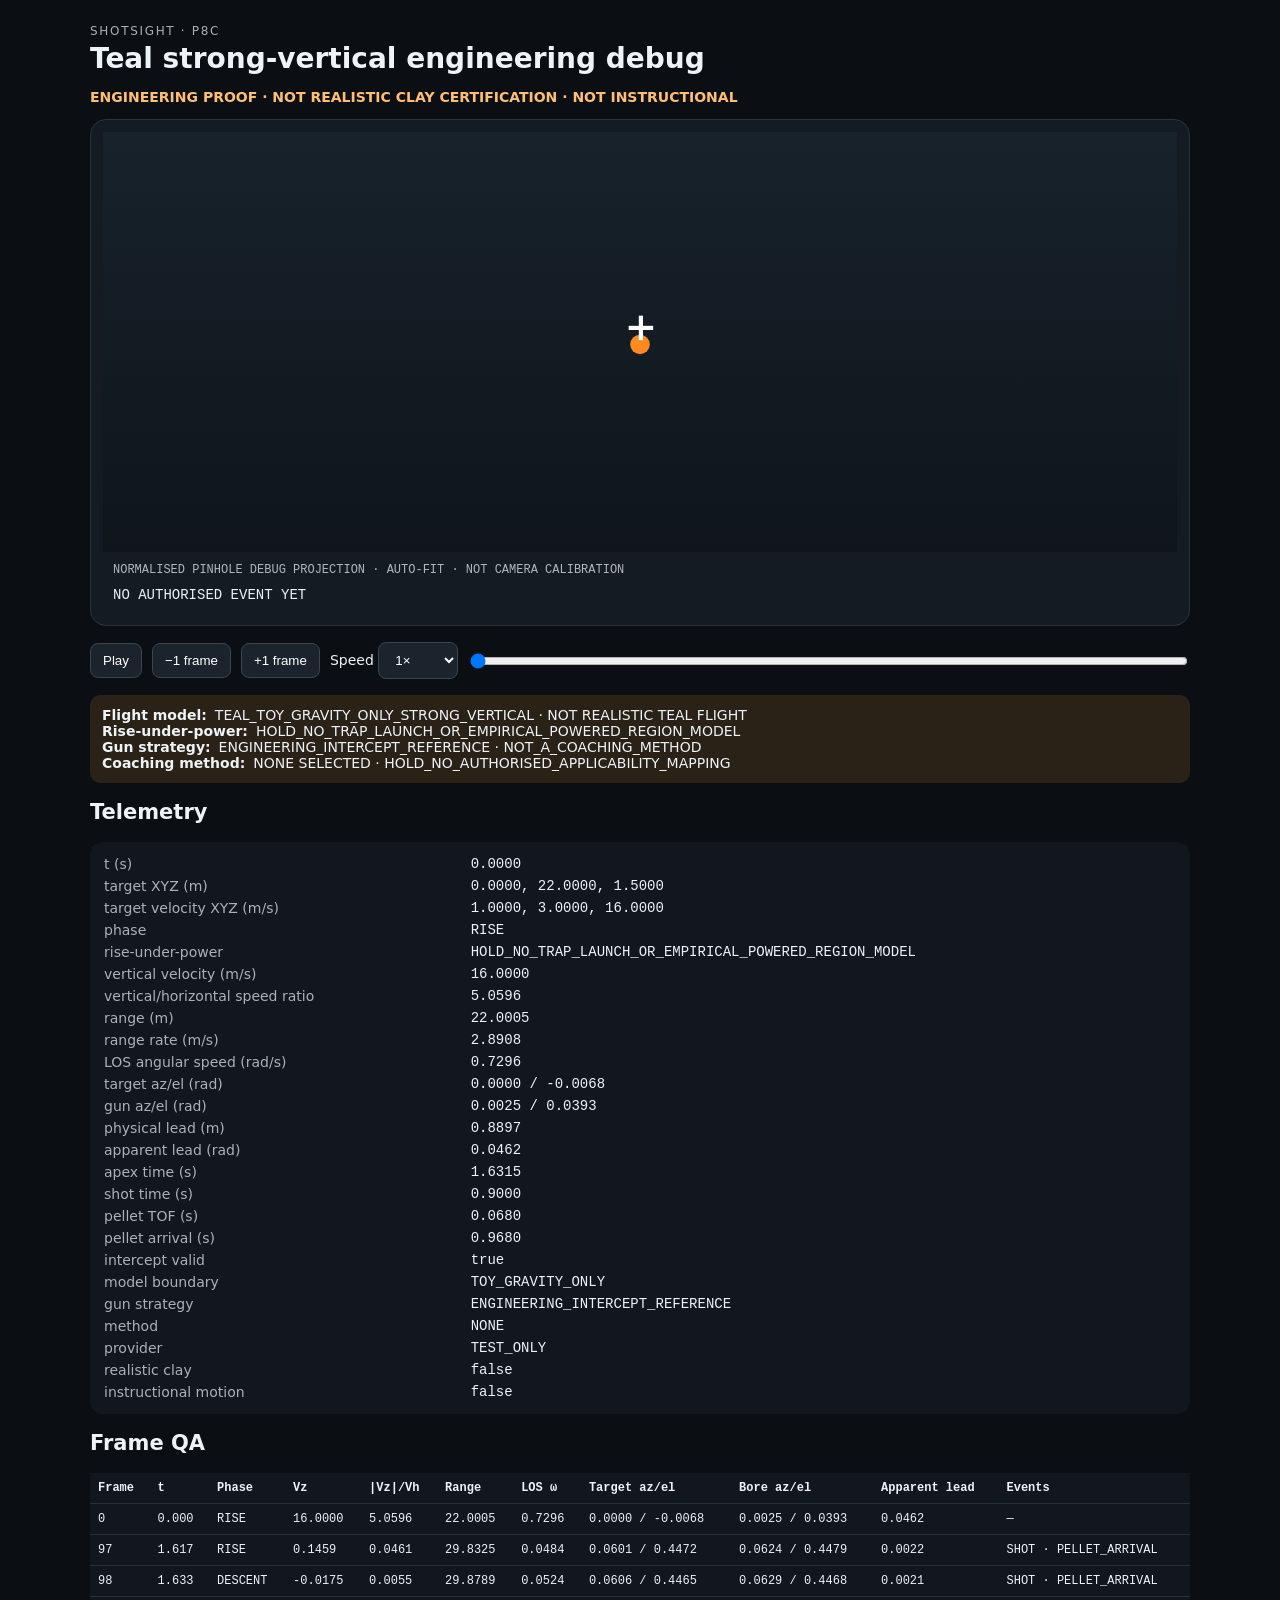
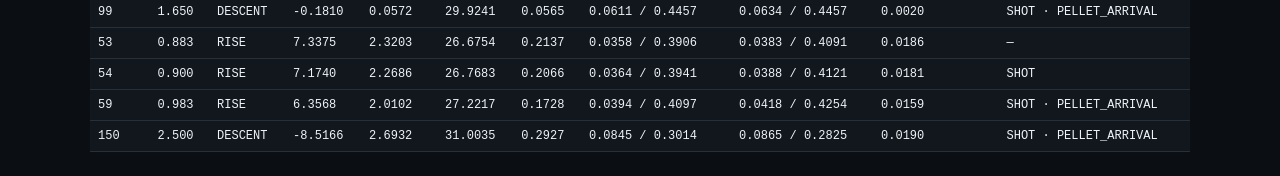
<file: p8-teal-debug.html>
<!doctype html>
<html lang="en">
<head>
<meta charset="utf-8">
<meta name="viewport" content="width=device-width,initial-scale=1">
<title>ShotSight P8C Teal Engineering Debug</title>
<style>
body{margin:0;background:#0b0f14;color:#eef3f7;font:14px system-ui,sans-serif}.debug-shell{max-width:1100px;margin:auto;padding:24px}.eyebrow{letter-spacing:.14em;font-size:12px;opacity:.7}h1{margin:.25rem 0}.viewport{background:#151b22;border:1px solid #2a333d;border-radius:16px;padding:12px}#projection{width:100%;height:420px;background:linear-gradient(#17222b,#0f151b)}#targetMark{fill:#ff8a21}#boreMark line{stroke:#fff;stroke-width:.012}#leadLine{stroke:#9aa9b6;stroke-width:.006;stroke-dasharray:.02 .02}.projection-note{padding:8px 10px 0;font-size:12px;opacity:.72;font-family:ui-monospace,monospace}.controls{display:flex;gap:10px;align-items:center;flex-wrap:wrap;margin:16px 0}.controls button,.controls select{padding:9px 12px;background:#1b232c;color:#fff;border:1px solid #3a4652;border-radius:8px}#scrub{flex:1;min-width:240px}.holds{padding:12px;background:#2a2117;border-radius:10px;margin-bottom:16px;overflow-wrap:anywhere}.holds span{margin-left:8px;overflow-wrap:anywhere}dl{display:grid;grid-template-columns:minmax(220px,1fr) 2fr;gap:6px 14px;background:#11171d;padding:14px;border-radius:12px}dt{opacity:.7}dd{margin:0;font-family:ui-monospace,monospace;overflow-wrap:anywhere}.table-wrap{width:100%;overflow-x:auto;-webkit-overflow-scrolling:touch}table{width:100%;min-width:960px;border-collapse:collapse;background:#11171d}th,td{padding:8px;border-bottom:1px solid #26303a;text-align:left;font-family:ui-monospace,monospace;font-size:12px}.event-strip{padding:10px;font-family:ui-monospace,monospace}.debug-shell header p{color:#ffbf73;font-weight:700}@media(max-width:650px){.debug-shell{padding:16px}#projection{height:300px}dl{grid-template-columns:1fr}.holds span{display:block;margin:5px 0 0}#scrub{min-width:200px}}
</style>
</head>
<body><main class="debug-shell">
<header><div class="eyebrow">SHOTSIGHT · P8C</div><h1>Teal strong-vertical engineering debug</h1><p id="certLock">ENGINEERING PROOF · NOT REALISTIC CLAY CERTIFICATION · NOT INSTRUCTIONAL</p></header>
<section class="viewport" aria-label="Shooter projection"><svg id="projection" viewBox="-1 -0.6 2 1.2" preserveAspectRatio="xMidYMid meet"><line id="leadLine"/><circle id="targetMark" r="0.028"/><g id="boreMark"><line x1="-0.035" y1="0" x2="0.035" y2="0"/><line x1="0" y1="-0.035" x2="0" y2="0.035"/></g></svg><div class="projection-note" id="projectionLock">NORMALISED PINHOLE DEBUG PROJECTION · AUTO-FIT · NOT CAMERA CALIBRATION</div><div class="event-strip" id="eventStrip"></div></section>
<section class="controls"><button id="playPause">Play</button><button id="stepBack">−1 frame</button><button id="stepForward">+1 frame</button><label>Speed <select id="speed"><option value="0.25">0.25×</option><option value="0.5">0.5×</option><option value="1" selected>1×</option><option value="2">2×</option></select></label><input id="scrub" type="range" min="0" max="1" step="0.0001" value="0" aria-label="Timeline scrub"></section>
<section class="holds"><strong>Flight model:</strong><span id="geometryLock">TEAL_TOY_GRAVITY_ONLY_STRONG_VERTICAL · NOT REALISTIC TEAL FLIGHT</span><br><strong>Rise-under-power:</strong><span id="powerLock">HOLD_NO_TRAP_LAUNCH_OR_EMPIRICAL_POWERED_REGION_MODEL</span><br><strong>Gun strategy:</strong><span id="strategyLock">ENGINEERING_INTERCEPT_REFERENCE · NOT_A_COACHING_METHOD</span><br><strong>Coaching method:</strong><span id="methodLock">NONE SELECTED · HOLD_NO_AUTHORISED_APPLICABILITY_MAPPING</span></section>
<section><h2>Telemetry</h2><dl id="telemetry"></dl></section>
<section><h2>Frame QA</h2><div class="table-wrap" id="qaTableWrap"><table><thead><tr><th>Frame</th><th>t</th><th>Phase</th><th>Vz</th><th>|Vz|/Vh</th><th>Range</th><th>LOS ω</th><th>Target az/el</th><th>Bore az/el</th><th>Apparent lead</th><th>Events</th></tr></thead><tbody id="qaRows"></tbody></table></div></section>
</main>
<script type="module">
import {createCanonicalTealGravityScenario} from './physics/canonical-teal-gravity-v1.mjs';
import {createTealGravityDebugSession,tealGravityFrame,scrubTealGravityNormalized} from './physics/teal-gravity-debug-v1.mjs';
const scenario=createCanonicalTealGravityScenario();
let playbackRate=1,session=createTealGravityDebugSession({scenario,duration_s:2.5,frameRate_hz:60,playbackRate}),frameIndex=0,playing=false,anchorScreen=0,anchorSim=0,raf=0,projectionScale=1;
const $=s=>document.querySelector(s),fmt=(v,n=4)=>Number.isFinite(v)?v.toFixed(n):'—';
function pinholeNormalised(az,el){const c=Math.cos(az);if(!(Math.abs(c)>1e-12))throw new Error('debug projection reached 90-degree azimuth singularity');return{x:Math.tan(az),y:-Math.tan(el)/c};}
function recomputeProjectionScale(){let maxX=0,maxY=0;for(let i=0;i<session.frameCount;i++){const f=tealGravityFrame(session,i);for(const a of [{az:f.state.target.az_rad,el:f.state.target.el_rad},{az:f.state.gun.az_rad,el:f.state.gun.el_rad}]){const p=pinholeNormalised(a.az,a.el);maxX=Math.max(maxX,Math.abs(p.x));maxY=Math.max(maxY,Math.abs(p.y));}}projectionScale=Math.min(maxX>0?.9/maxX:1,maxY>0?.5/maxY:1);}
function project(az,el){const p=pinholeNormalised(az,el);return{x:p.x*projectionScale,y:p.y*projectionScale};}
function renderFrame(frame){const {state,telemetry}=frame,t=project(state.target.az_rad,state.target.el_rad),b=project(state.gun.az_rad,state.gun.el_rad);$('#targetMark').setAttribute('cx',t.x);$('#targetMark').setAttribute('cy',t.y);$('#boreMark').setAttribute('transform',`translate(${b.x} ${b.y})`);$('#leadLine').setAttribute('x1',t.x);$('#leadLine').setAttribute('y1',t.y);$('#leadLine').setAttribute('x2',b.x);$('#leadLine').setAttribute('y2',b.y);$('#scrub').value=state.t_s/session.duration_s;$('#eventStrip').textContent=telemetry.activeNarrativeEvents.length?telemetry.activeNarrativeEvents.join(' · '):'NO AUTHORISED EVENT YET';const entries=[['t (s)',telemetry.t_s],['target XYZ (m)',telemetry.targetPosition_W.map(v=>fmt(v)).join(', ')],['target velocity XYZ (m/s)',telemetry.targetVelocity_W.map(v=>fmt(v)).join(', ')],['phase',telemetry.targetPhase],['rise-under-power',telemetry.targetUnderPowerStatus],['vertical velocity (m/s)',telemetry.targetVerticalVelocity_mps],['vertical/horizontal speed ratio',telemetry.targetVerticalToHorizontalSpeedRatio],['range (m)',telemetry.targetRange_m],['range rate (m/s)',telemetry.targetRangeRate_mps],['LOS angular speed (rad/s)',telemetry.targetLosAngularSpeed_radps],['target az/el (rad)',`${fmt(telemetry.targetAz_rad)} / ${fmt(telemetry.targetEl_rad)}`],['gun az/el (rad)',`${fmt(telemetry.gunAz_rad)} / ${fmt(telemetry.gunEl_rad)}`],['physical lead (m)',telemetry.physicalLead_m],['apparent lead (rad)',telemetry.apparentLeadAngle_rad],['apex time (s)',telemetry.apexTime_s],['shot time (s)',telemetry.shotTime_s],['pellet TOF (s)',telemetry.pelletTOF_s],['pellet arrival (s)',telemetry.pelletArrival_s],['intercept valid',String(telemetry.interceptValid)],['model boundary',telemetry.modelBoundary],['gun strategy',telemetry.gunStrategyId],['method',telemetry.methodId===null?'NONE':telemetry.methodId],['provider',telemetry.providerStatus],['realistic clay',String(telemetry.realisticClay)],['instructional motion',String(telemetry.instructionalMotion)]];$('#telemetry').innerHTML=entries.map(([k,v])=>`<dt>${k}</dt><dd>${typeof v==='number'?fmt(v):v}</dd>`).join('');}
function showIndex(i){frameIndex=Math.max(0,Math.min(session.frameCount-1,i));renderFrame(tealGravityFrame(session,frameIndex));}function stop(){playing=false;cancelAnimationFrame(raf);$('#playPause').textContent='Play';}function tick(now){if(!playing)return;const t=Math.min(session.duration_s,anchorSim+(now-anchorScreen)/1000*playbackRate);frameIndex=Math.round(t*session.frameRate_hz);showIndex(frameIndex);if(t>=session.duration_s){stop();return;}raf=requestAnimationFrame(tick);}
$('#playPause').addEventListener('click',()=>{if(playing){stop();return;}playing=true;anchorScreen=performance.now();anchorSim=frameIndex/session.frameRate_hz;$('#playPause').textContent='Pause';raf=requestAnimationFrame(tick);});$('#stepBack').addEventListener('click',()=>{stop();showIndex(frameIndex-1);});$('#stepForward').addEventListener('click',()=>{stop();showIndex(frameIndex+1);});$('#scrub').addEventListener('input',e=>{stop();const sample=scrubTealGravityNormalized(session,Number(e.target.value));frameIndex=Math.round(sample.t_s*session.frameRate_hz);showIndex(frameIndex);});$('#speed').addEventListener('change',e=>{stop();playbackRate=Number(e.target.value);session=createTealGravityDebugSession({scenario,duration_s:2.5,frameRate_hz:60,playbackRate});recomputeProjectionScale();showIndex(frameIndex);});
recomputeProjectionScale();const shotFrame=Math.round(scenario.shotTime_s*session.frameRate_hz),shot=tealGravityFrame(session,shotFrame),apexFrame=Math.round(scenario.apexTime_s*session.frameRate_hz),arrivalFrame=Math.ceil(shot.telemetry.pelletArrival_s*session.frameRate_hz),qaFrames=[0,Math.max(0,apexFrame-1),apexFrame,Math.min(session.frameCount-1,apexFrame+1),Math.max(0,shotFrame-1),shotFrame,arrivalFrame,session.frameCount-1];$('#qaRows').innerHTML=qaFrames.map(i=>{const f=tealGravityFrame(session,i),x=f.telemetry;return `<tr><td>${f.frameIndex}</td><td>${fmt(f.t_s,3)}</td><td>${x.targetPhase}</td><td>${fmt(x.targetVerticalVelocity_mps)}</td><td>${fmt(x.targetVerticalToHorizontalSpeedRatio)}</td><td>${fmt(x.targetRange_m)}</td><td>${fmt(x.targetLosAngularSpeed_radps)}</td><td>${fmt(x.targetAz_rad)} / ${fmt(x.targetEl_rad)}</td><td>${fmt(x.gunAz_rad)} / ${fmt(x.gunEl_rad)}</td><td>${fmt(x.apparentLeadAngle_rad)}</td><td>${x.activeNarrativeEvents.join(' · ')||'—'}</td></tr>`;}).join('');showIndex(0);
</script></body></html>
</file>
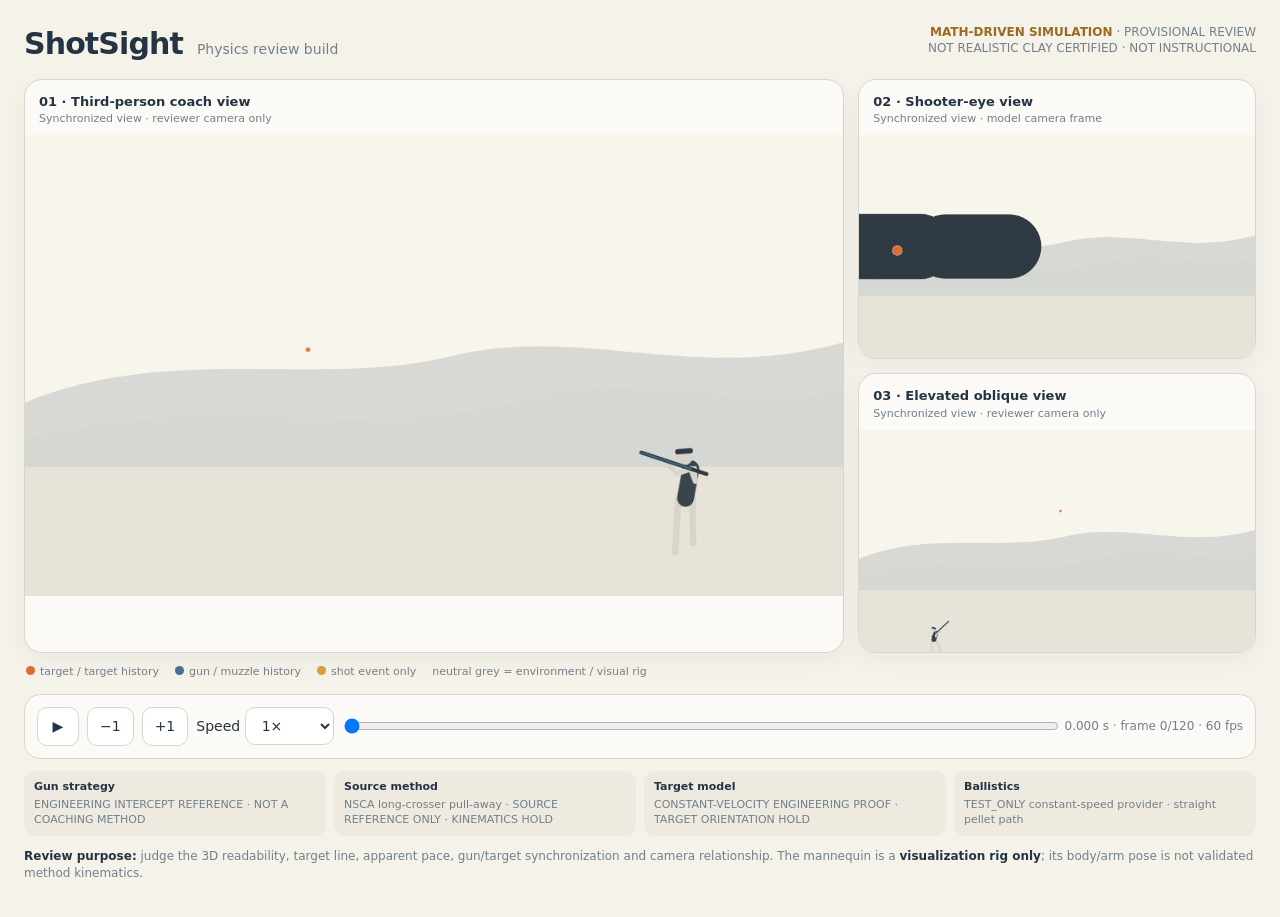
<file: reviewer-flat-crosser.html>
<!doctype html>
<html lang="en"><head><meta charset="utf-8"><meta name="viewport" content="width=device-width,initial-scale=1"><title>ShotSight · 3D maths-driven flat-crosser review</title>
<style>
:root{--ink:#243443;--muted:#71808a;--paper:#f5f2ea;--panel:#fbfaf6;--line:#d8d5cc;--orange:#df6b2d;--blue:#476f91;--amber:#d4a03a;--charcoal:#2f3a43;--soft:#e8e5dc}
*{box-sizing:border-box}body{margin:0;background:var(--paper);color:var(--ink);font:14px/1.35 system-ui,-apple-system,BlinkMacSystemFont,"Segoe UI",sans-serif}.shell{max-width:1440px;margin:auto;padding:24px}.top{display:flex;justify-content:space-between;gap:16px;align-items:flex-start;margin-bottom:14px}.brand{display:flex;align-items:baseline;gap:14px}.brand strong{font-size:30px;letter-spacing:-.03em}.brand span,.status{color:var(--muted)}.status{text-align:right;font-size:12px}.status b{color:#9a6a20}.grid{display:grid;grid-template-columns:minmax(0,1.65fr) minmax(320px,.8fr);gap:14px}.panel{background:var(--panel);border:1px solid var(--line);border-radius:18px;overflow:hidden;box-shadow:0 8px 22px rgba(45,52,55,.05)}.panelHead{padding:12px 14px 8px}.panelHead strong{font-size:13px}.panelHead span{display:block;color:var(--muted);font-size:11px;margin-top:2px}.canvasWrap{position:relative;background:linear-gradient(#f9f6ed,#eee9de)}canvas{width:100%;height:auto;display:block;aspect-ratio:16/9}.side{display:grid;gap:14px}.legend{display:flex;gap:16px;flex-wrap:wrap;margin:12px 2px 0;color:var(--muted);font-size:11px}.dot{display:inline-block;width:9px;height:9px;border-radius:50%;margin-right:5px}.controls{margin-top:14px;background:var(--panel);border:1px solid var(--line);border-radius:16px;padding:12px;display:grid;grid-template-columns:auto auto auto auto 1fr auto;gap:8px;align-items:center}.controls button,.controls select{border:1px solid var(--line);background:#fff;color:var(--ink);border-radius:10px;padding:9px 12px;font:inherit}.controls button{min-width:42px}.controls input[type=range]{width:100%}.time{font-variant-numeric:tabular-nums;color:var(--muted);font-size:12px;white-space:nowrap}.locks{margin-top:12px;display:grid;grid-template-columns:repeat(4,minmax(0,1fr));gap:8px}.lock{background:#efeae0;border-radius:11px;padding:9px 10px;font-size:11px}.lock b{display:block;color:var(--ink);margin-bottom:3px}.lock span{color:var(--muted)}.reviewNote{margin-top:12px;color:var(--muted);font-size:12px}.reviewNote strong{color:var(--ink)}
@media(max-width:900px){.grid{grid-template-columns:1fr}.side{grid-template-columns:1fr 1fr}.controls{grid-template-columns:auto auto auto 1fr}.controls .speed{grid-column:auto}.controls .time{grid-column:1/-1}.locks{grid-template-columns:1fr 1fr}}@media(max-width:620px){.shell{padding:12px}.top{display:block}.status{text-align:left;margin-top:6px}.side{grid-template-columns:1fr}.locks{grid-template-columns:1fr}.controls{grid-template-columns:repeat(3,auto) 1fr}.controls select{width:74px}}
</style></head>
<body><main class="shell"><header class="top"><div class="brand"><strong>ShotSight</strong><span>Physics review build</span></div><div class="status"><b>MATH-DRIVEN SIMULATION</b> · PROVISIONAL REVIEW<br>NOT REALISTIC CLAY CERTIFIED · NOT INSTRUCTIONAL</div></header>
<section class="grid"><article class="panel"><div class="panelHead"><strong>01 · Third-person coach view</strong><span>Synchronized view · reviewer camera only</span></div><div class="canvasWrap"><canvas id="coach" width="960" height="540"></canvas></div></article><div class="side"><article class="panel"><div class="panelHead"><strong>02 · Shooter-eye view</strong><span>Synchronized view · model camera frame</span></div><div class="canvasWrap"><canvas id="pov" width="640" height="360"></canvas></div></article><article class="panel"><div class="panelHead"><strong>03 · Elevated oblique view</strong><span>Synchronized view · reviewer camera only</span></div><div class="canvasWrap"><canvas id="oblique" width="640" height="360"></canvas></div></article></div></section>
<div class="legend"><span><i class="dot" style="background:var(--orange)"></i>target / target history</span><span><i class="dot" style="background:var(--blue)"></i>gun / muzzle history</span><span><i class="dot" style="background:var(--amber)"></i>shot event only</span><span>neutral grey = environment / visual rig</span></div>
<section class="controls"><button id="play" aria-label="Play pause">▶</button><button id="back" aria-label="Previous frame">−1</button><button id="forward" aria-label="Next frame">+1</button><label class="speed">Speed <select id="speed"><option value="0.25">0.25×</option><option value="0.5">0.5×</option><option value="1" selected>1×</option><option value="2">2×</option></select></label><input id="scrub" type="range" min="0" max="120" step="1" value="0" aria-label="Timeline"><span class="time" id="time">0.000 s · frame 0/120 · 60 fps</span></section>
<section class="locks"><div class="lock"><b>Gun strategy</b><span>ENGINEERING INTERCEPT REFERENCE · NOT A COACHING METHOD</span></div><div class="lock"><b>Source method</b><span>NSCA long-crosser pull-away · SOURCE REFERENCE ONLY · KINEMATICS HOLD</span></div><div class="lock"><b>Target model</b><span>CONSTANT-VELOCITY ENGINEERING PROOF · TARGET ORIENTATION HOLD</span></div><div class="lock"><b>Ballistics</b><span>TEST_ONLY constant-speed provider · straight pellet path</span></div></section>
<p class="reviewNote"><strong>Review purpose:</strong> judge the 3D readability, target line, apparent pace, gun/target synchronization and camera relationship. The mannequin is a <strong>visualization rig only</strong>; its body/arm pose is not validated method kinematics.</p>
</main><script type="module" src="reviewer-flat-crosser.js"></script></body></html>
</file>
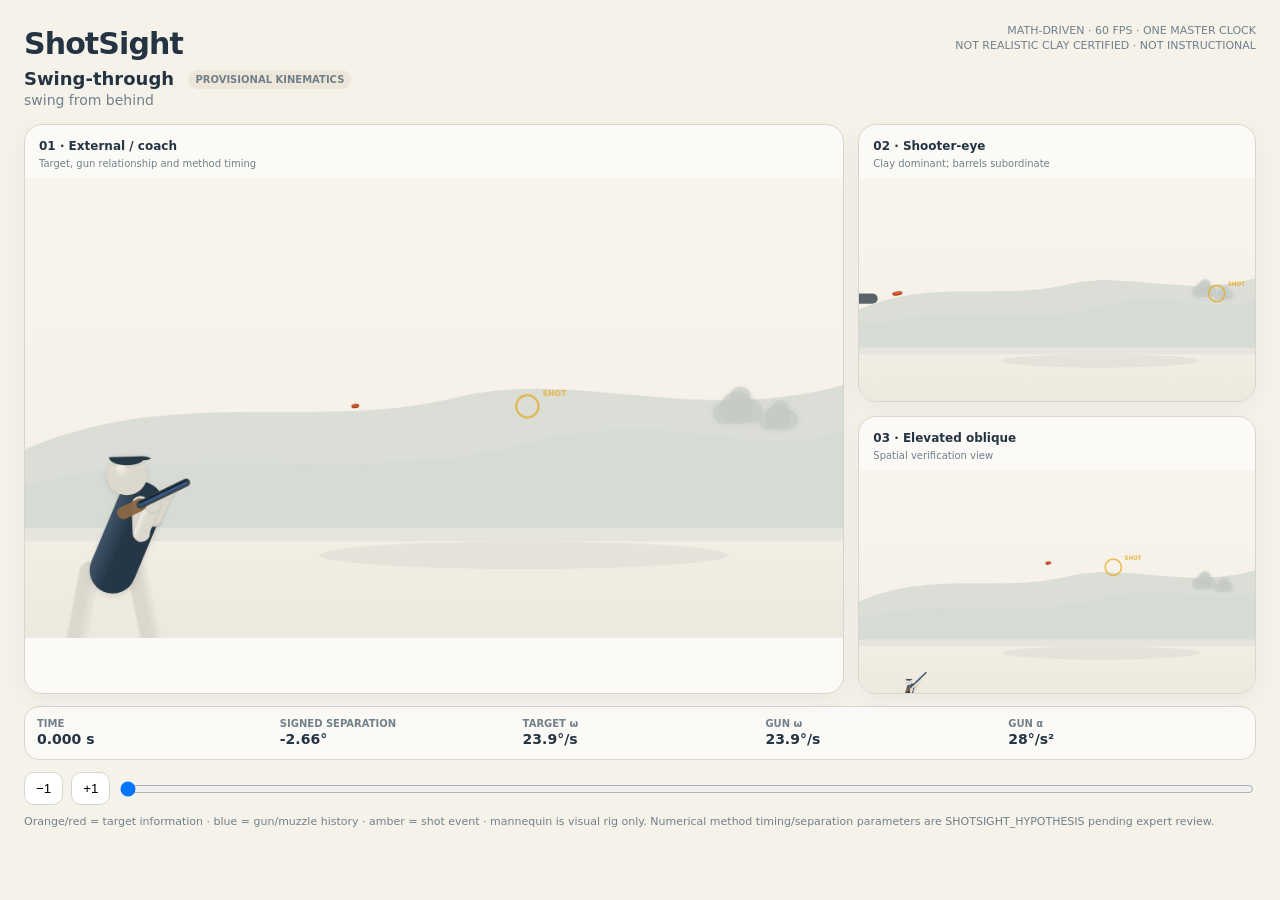
<file: reviewer-method-comparison.html>
<!doctype html><html lang="en"><head><meta charset="utf-8"><meta name="viewport" content="width=device-width,initial-scale=1"><title>ShotSight · Method comparison reviewer</title><style>:root{--ink:#243443;--muted:#71808a;--paper:#f5f2ea;--panel:#fbfaf6;--line:#d8d5cc;--orange:#df6b2d;--blue:#476f91;--amber:#d4a03a;--green:#7d9875}*{box-sizing:border-box}body{margin:0;background:var(--paper);color:var(--ink);font:14px/1.35 system-ui,-apple-system,BlinkMacSystemFont,"Segoe UI",sans-serif}.shell{max-width:1440px;margin:auto;padding:24px}.top{display:flex;justify-content:space-between;gap:16px;align-items:flex-start;margin-bottom:14px}.brand strong{font-size:30px;letter-spacing:-.03em}.brand span,.status,.sub{color:var(--muted)}.method{font-size:18px;font-weight:700;margin-top:2px}.badge{display:inline-block;margin-left:8px;padding:3px 7px;border-radius:999px;background:#eee7d9;color:#8a6e3a;font-size:10px;vertical-align:2px}.status{text-align:right;font-size:11px}.grid{display:grid;grid-template-columns:minmax(0,1.65fr) minmax(320px,.8fr);gap:14px}.panel{background:var(--panel);border:1px solid var(--line);border-radius:18px;overflow:hidden;box-shadow:0 8px 22px rgba(45,52,55,.05)}.panelHead{padding:11px 14px 8px}.panelHead strong{font-size:12px}.panelHead span{display:block;color:var(--muted);font-size:10px;margin-top:2px}.canvasWrap{background:linear-gradient(#f9f6ed,#eee9de)}canvas{width:100%;height:auto;display:block;aspect-ratio:16/9}.side{display:grid;gap:14px}.strip{margin-top:12px;background:var(--panel);border:1px solid var(--line);border-radius:15px;padding:10px 12px;display:grid;grid-template-columns:repeat(5,1fr);gap:8px}.metric b{display:block;font-size:10px;color:var(--muted);font-weight:600}.metric span{font-variant-numeric:tabular-nums;font-weight:700}.controls{margin-top:12px;display:flex;gap:8px;align-items:center}.controls button{border:1px solid var(--line);background:#fff;border-radius:10px;padding:8px 11px}.controls input{flex:1}.note{margin-top:10px;font-size:11px;color:var(--muted)}body.cinematic{overflow:hidden;background:#f4f0e7}body.cinematic .shell{max-width:none;padding:12px 14px}body.cinematic .top{height:72px;margin:0 4px 8px;align-items:center}body.cinematic .brand strong{font-size:27px}body.cinematic .method{font-size:16px}body.cinematic .status{display:none}body.cinematic .grid{grid-template-columns:minmax(0,3.45fr) minmax(250px,1fr);gap:9px}body.cinematic .side{gap:9px}body.cinematic .panel{border:0;border-radius:24px;box-shadow:0 12px 34px rgba(45,52,55,.07)}body.cinematic .panelHead{display:none}body.cinematic .strip,body.cinematic .controls,body.cinematic .note{display:none}body.cinematic .canvasWrap{border-radius:24px;overflow:hidden}body.cinematic .badge{font-size:9px;opacity:.72}@media(max-width:900px){.grid{grid-template-columns:1fr}.side{grid-template-columns:1fr 1fr}.strip{grid-template-columns:1fr 1fr}}</style><script>if(new URLSearchParams(location.search).get('render')==='cinematic')document.documentElement.classList.add('cinematicRoot');addEventListener('DOMContentLoaded',()=>{if(document.documentElement.classList.contains('cinematicRoot'))document.body.classList.add('cinematic')});</script></head><body><main class="shell"><header class="top"><div class="brand"><strong>ShotSight</strong><div class="method" id="methodName">Method reviewer <span class="badge">PROVISIONAL KINEMATICS</span></div><span class="sub" id="phase">—</span></div><div class="status">MATH-DRIVEN · 60 FPS · ONE MASTER CLOCK<br>NOT REALISTIC CLAY CERTIFIED · NOT INSTRUCTIONAL</div></header><section class="grid"><article class="panel"><div class="panelHead"><strong>01 · External / coach</strong><span>Target, gun relationship and method timing</span></div><div class="canvasWrap"><canvas id="coach" width="960" height="540"></canvas></div></article><div class="side"><article class="panel"><div class="panelHead"><strong>02 · Shooter-eye</strong><span>Clay dominant; barrels subordinate</span></div><div class="canvasWrap"><canvas id="pov" width="640" height="360"></canvas></div></article><article class="panel"><div class="panelHead"><strong>03 · Elevated oblique</strong><span>Spatial verification view</span></div><div class="canvasWrap"><canvas id="oblique" width="640" height="360"></canvas></div></article></div></section><section class="strip"><div class="metric"><b>TIME</b><span id="time">0.000 s</span></div><div class="metric"><b>SIGNED SEPARATION</b><span id="sep">—</span></div><div class="metric"><b>TARGET ω</b><span id="targetW">—</span></div><div class="metric"><b>GUN ω</b><span id="gunW">—</span></div><div class="metric"><b>GUN α</b><span id="gunA">—</span></div></section><div class="controls"><button id="back">−1</button><button id="forward">+1</button><input id="scrub" type="range" min="0" max="120" step="1" value="0"></div><p class="note">Orange/red = target information · blue = gun/muzzle history · amber = shot event · mannequin is visual rig only. Numerical method timing/separation parameters are SHOTSIGHT_HYPOTHESIS pending expert review.</p></main><script type="module" src="reviewer-method-comparison.js"></script></body></html>
</file>
<file: styles.css>
:root{--bg:#0b0f14;--panel:#121821;--panel2:#171f2a;--line:#25303d;--text:#f5f7fa;--muted:#8e9baa;--accent:#ff6b35;--accent2:#ff9b54;--green:#76e6a5;--radius:22px}*{box-sizing:border-box;-webkit-tap-highlight-color:transparent}html,body{margin:0;min-height:100%;background:var(--bg);color:var(--text);font-family:-apple-system,BlinkMacSystemFont,"SF Pro Display","Segoe UI",sans-serif}body{overscroll-behavior:none}.app-shell{min-height:100dvh;padding:max(18px,env(safe-area-inset-top)) 18px calc(92px + env(safe-area-inset-bottom));max-width:760px;margin:auto}.topbar{display:flex;align-items:flex-start;justify-content:space-between;margin:8px 2px 26px}.eyebrow{font-size:12px;font-weight:850;letter-spacing:.18em;color:#fff}.eyebrow span{color:var(--accent)}h1{font-size:32px;line-height:1.04;margin:8px 0 0;letter-spacing:-.04em}h2,h3,p{margin-top:0}.icon-button{width:46px;height:46px;border-radius:50%;border:1px solid var(--line);background:var(--panel);color:#fff;font-size:20px;display:grid;place-items:center}.view{display:none}.view.active{display:block}.hero-card{background:linear-gradient(145deg,#1b2430,#10161e);border:1px solid #293544;border-radius:28px;padding:24px;min-height:280px;display:flex;flex-direction:column;justify-content:space-between;box-shadow:0 20px 50px rgba(0,0,0,.25);position:relative;overflow:hidden}.hero-card:after{content:"";position:absolute;width:190px;height:190px;border:1px solid rgba(255,107,53,.28);border-radius:50%;right:-65px;top:-55px;box-shadow:0 0 0 28px rgba(255,107,53,.035),0 0 0 58px rgba(255,107,53,.02)}.hero-copy{position:relative;z-index:1}.pill{display:inline-block;font-size:11px;font-weight:800;letter-spacing:.12em;color:var(--accent2);margin-bottom:28px}.hero-card h2{font-size:34px;letter-spacing:-.04em;margin-bottom:10px}.hero-card p{color:var(--muted);line-height:1.45;max-width:420px}.primary{border:0;background:var(--accent);color:#101010;font-weight:850;border-radius:16px;min-height:54px;padding:0 18px;font-size:16px;position:relative;z-index:1}.primary.big{width:100%;display:flex;justify-content:space-between;align-items:center}.primary.compact{min-width:105px}.secondary-button{border:1px solid var(--line);background:var(--panel2);color:#fff;font-weight:800;border-radius:14px;min-height:50px;padding:0 18px}.section-heading{display:flex;justify-content:space-between;align-items:end;margin:28px 2px 14px}.section-heading h2,.section-heading h3{margin:0}.section-heading h3{font-size:21px}.section-heading span{font-size:13px;color:var(--muted)}.section-heading.stacked{display:block;margin-top:0}.section-heading.stacked h2{font-size:30px;margin-bottom:8px}.card-grid{display:grid;grid-template-columns:1fr 1fr;gap:12px}.activity-card{min-height:158px;border:1px solid var(--line);border-radius:20px;background:var(--panel);padding:17px;text-align:left;color:#fff;display:flex;flex-direction:column;justify-content:space-between}.activity-card:active{transform:scale(.985);background:var(--panel2)}.activity-card .glyph{font-size:26px;color:var(--accent)}.activity-card strong{font-size:17px}.activity-card small{display:block;color:var(--muted);font-size:12px;margin-top:5px;line-height:1.3}.filter-row{display:flex;gap:8px;margin:20px 0}.chip{border:1px solid var(--line);background:transparent;color:var(--muted);border-radius:999px;padding:10px 16px;font-weight:750}.chip.active{background:#fff;color:#0b0f14;border-color:#fff}.library-list{display:grid;gap:10px}.library-item{border:1px solid var(--line);background:var(--panel);border-radius:18px;padding:17px;display:grid;grid-template-columns:48px 1fr auto;align-items:center;gap:13px;color:#fff;text-align:left}.library-icon{width:48px;height:48px;border-radius:14px;background:var(--panel2);display:grid;place-items:center;color:var(--accent);font-size:22px}.library-item strong{display:block}.library-item small{color:var(--muted)}.library-item .arrow{color:var(--muted);font-size:20px}.stats-grid{display:grid;grid-template-columns:repeat(3,1fr);gap:10px}.stats-grid article{background:var(--panel);border:1px solid var(--line);border-radius:18px;padding:18px 10px;text-align:center}.stats-grid strong{font-size:27px;display:block}.stats-grid span{color:var(--muted);font-size:11px;text-transform:uppercase;letter-spacing:.08em}.history-card{margin-top:18px;background:var(--panel);border:1px solid var(--line);border-radius:22px;padding:0 16px 8px}.text-button{border:0;background:none;color:var(--accent);font-weight:700}.history-row{display:flex;justify-content:space-between;padding:14px 2px;border-top:1px solid var(--line);font-size:14px}.history-row span{color:var(--muted)}.empty{color:var(--muted);padding:16px 0 22px}.tabbar{position:fixed;left:50%;transform:translateX(-50%);bottom:0;width:min(760px,100%);height:calc(72px + env(safe-area-inset-bottom));padding:8px 20px env(safe-area-inset-bottom);background:rgba(11,15,20,.93);backdrop-filter:blur(18px);border-top:1px solid var(--line);display:grid;grid-template-columns:repeat(3,1fr);z-index:20}.tab{border:0;background:none;color:#687584;font-size:11px;font-weight:750}.tab span{display:block;font-size:22px;margin-bottom:3px}.tab.active{color:#fff}.player-view{position:fixed;inset:0;background:#05070a;z-index:50;display:none;grid-template-rows:auto 1fr auto;padding:max(14px,env(safe-area-inset-top)) 16px max(18px,env(safe-area-inset-bottom));touch-action:none}.player-view.active{display:grid}.player-top,.player-bottom{display:flex;align-items:center;justify-content:space-between;gap:12px;z-index:3}.player-meta{text-align:center}.player-meta span{display:block;color:var(--accent);font-size:10px;font-weight:850;letter-spacing:.14em}.player-meta strong{font-size:14px}.stage{position:relative;overflow:hidden;margin:14px 0;border-radius:24px;background:radial-gradient(circle at center,#18212b 0,#0a0e13 48%,#05070a 78%);border:1px solid #1f2a36}.stage:after{content:"";position:absolute;inset:50% auto auto 50%;width:1px;height:1px;box-shadow:0 0 100px 45px rgba(255,255,255,.035)}.target{position:absolute;width:28px;height:28px;border-radius:50%;background:var(--accent);box-shadow:0 0 22px rgba(255,107,53,.55);transform:translate(-50%,-50%);left:50%;top:50%;z-index:2}.target.secondary,.target.tertiary{display:none;background:#f2f5f7;box-shadow:0 0 18px rgba(255,255,255,.25)}.focus-ring{position:absolute;width:96px;height:96px;border:1px solid rgba(255,255,255,.13);border-radius:50%;left:50%;top:50%;transform:translate(-50%,-50%)}.crosshair{display:none;position:absolute;left:50%;top:50%;transform:translate(-50%,-50%);font-size:42px;color:rgba(255,255,255,.45);z-index:1}.countdown{position:absolute;left:50%;top:50%;transform:translate(-50%,-50%);font-size:72px;font-weight:900;z-index:8}.metric{min-width:70px}.metric.center{text-align:center;flex:1}.metric span{display:block;color:var(--muted);font-size:9px;font-weight:800;letter-spacing:.12em}.metric strong{font-size:17px}.player-bottom{padding-top:2px}.paused .target,.paused .target.secondary,.paused .target.tertiary{animation-play-state:paused!important}.interaction-hint{position:absolute;top:16px;left:50%;transform:translateX(-50%);font-size:10px;letter-spacing:.12em;font-weight:850;color:var(--muted);z-index:6;white-space:nowrap}.aim-dot{display:none;position:absolute;width:30px;height:30px;border-radius:50%;border:2px solid #fff;transform:translate(-50%,-50%);z-index:5;pointer-events:none;box-shadow:0 0 0 7px rgba(255,255,255,.06)}.aim-dot:after{content:"";position:absolute;width:4px;height:4px;border-radius:50%;background:#fff;left:50%;top:50%;transform:translate(-50%,-50%)}.shot-mark{display:none;position:absolute;width:46px;height:46px;border:1px solid var(--accent);border-radius:50%;transform:translate(-50%,-50%);z-index:4;pointer-events:none}.trace{position:absolute;inset:0;width:100%;height:100%;z-index:3;pointer-events:none}.trace polyline{fill:none;stroke:rgba(255,255,255,.55);stroke-width:.45;vector-effect:non-scaling-stroke;stroke-linecap:round;stroke-linejoin:round}.diagnostic-panel{display:none;position:absolute;inset:auto 12px 12px 12px;z-index:12;background:rgba(16,22,30,.97);backdrop-filter:blur(18px);border:1px solid #2a3644;border-radius:24px;padding:20px;box-shadow:0 24px 70px rgba(0,0,0,.5)}.diagnostic-panel.active{display:block}.diagnostic-kicker,.tip-kicker{font-size:10px;letter-spacing:.15em;font-weight:900;color:var(--accent)}.diagnostic-panel h2{font-size:27px;letter-spacing:-.035em;margin:6px 0 14px}.diag-tree{display:grid;gap:7px;margin-bottom:14px}.tree-row{display:grid;grid-template-columns:92px 1fr;gap:10px;align-items:center;font-size:12px}.tree-row span{color:var(--muted);font-weight:750}.tree-row strong{font-size:13px}.tree-row.active strong{color:var(--accent2)}.diag-metrics{display:grid;grid-template-columns:repeat(3,1fr);gap:8px}.diag-metrics div{background:#0b1016;border:1px solid #222d39;border-radius:14px;padding:10px}.diag-metrics span{display:block;color:var(--muted);font-size:8px;letter-spacing:.1em;font-weight:850}.diag-metrics strong{display:block;margin-top:3px;font-size:14px}.diagnostic-panel p{color:#b3bec9;line-height:1.4;font-size:13px;margin:14px 0}.diag-actions{display:grid;grid-template-columns:1fr 1.35fr;gap:10px}.tip-sheet{display:none;position:fixed;inset:0;z-index:90;background:rgba(3,5,8,.72);backdrop-filter:blur(12px);padding:18px;align-items:flex-end}.tip-sheet.active{display:flex}.tip-card{width:min(520px,100%);margin:0 auto;background:#121821;border:1px solid #293544;border-radius:28px;padding:24px;padding-bottom:max(24px,env(safe-area-inset-bottom));box-shadow:0 28px 90px rgba(0,0,0,.6)}.tip-icon{width:58px;height:58px;border-radius:18px;background:#191f27;color:var(--accent);display:grid;place-items:center;font-size:28px;margin-bottom:18px}.tip-card h2{font-size:28px;letter-spacing:-.035em;margin:7px 0 8px}.tip-card p{color:#a9b5c2;line-height:1.48;margin-bottom:14px}.tip-note{background:#0d1218;border:1px solid #232e3a;border-radius:16px;padding:13px 14px;color:#d9e0e7;font-size:13px;line-height:1.4;margin-bottom:16px}.tip-hide{display:flex;align-items:center;gap:9px;color:var(--muted);font-size:13px;margin:0 2px 18px}.tip-hide input{width:20px;height:20px;accent-color:var(--accent)}@media(min-width:620px){.card-grid{grid-template-columns:repeat(4,1fr)}.hero-card{min-height:300px}.app-shell{padding-left:28px;padding-right:28px}}@media(orientation:landscape) and (max-height:520px){.player-view{grid-template-rows:54px 1fr 58px}.stage{margin:5px 0}.player-bottom{padding:0 8px}.target{width:24px;height:24px}.diagnostic-panel{inset:8px 12px}.tip-sheet{align-items:center}}
</file>
<file: shot-demos.css>
.demo-section{margin-top:34px;padding-top:6px;border-top:1px solid var(--line)}.demo-heading{margin-top:24px!important}.demo-heading h2{font-size:26px!important}.demo-grid{display:grid;grid-template-columns:1fr 1fr;gap:10px}.demo-tile{min-height:150px;border:1px solid var(--line);border-radius:20px;background:linear-gradient(155deg,#151d27,#10161e);padding:16px;text-align:left;color:#fff;display:flex;flex-direction:column;justify-content:space-between}.demo-tile:active{transform:scale(.985)}.demo-tile-glyph{font-size:27px;color:var(--accent)}.demo-tile strong{display:block;font-size:16px;margin-bottom:5px}.demo-tile small{display:block;color:var(--muted);font-size:11px;line-height:1.35}.demo-sheet{display:none;position:fixed;inset:0;z-index:95;background:#05070a;padding:max(14px,env(safe-area-inset-top)) 16px max(16px,env(safe-area-inset-bottom));overflow:auto}.demo-sheet.active{display:block}.demo-card{max-width:720px;margin:0 auto}.demo-topbar{display:flex;align-items:center;justify-content:space-between;margin-bottom:14px}.demo-topbar h2{font-size:25px;letter-spacing:-.035em;margin:5px 0 0}.demo-stage{height:min(54vh,520px);min-height:390px;position:relative;overflow:hidden;border:1px solid #263241;border-radius:26px;background:radial-gradient(circle at 55% 52%,#192430 0,#0b1118 48%,#05070a 82%)}.demo-stage:before{content:"";position:absolute;inset:0;background-image:linear-gradient(rgba(255,255,255,.025) 1px,transparent 1px),linear-gradient(90deg,rgba(255,255,255,.025) 1px,transparent 1px);background-size:10% 10%;pointer-events:none}.demo-speed-hud{position:absolute;left:14px;right:14px;top:14px;display:flex;justify-content:space-between;z-index:8;font-size:9px;letter-spacing:.11em;font-weight:850;color:var(--muted);pointer-events:none}.demo-speed-hud strong{color:#fff;font-size:12px;letter-spacing:0;margin-left:4px}.demo-svg{position:absolute;inset:0;width:100%;height:100%}.demo-target-path,.demo-gun-path{fill:none;vector-effect:non-scaling-stroke;stroke-linecap:round}.demo-target-path{stroke:rgba(255,107,53,.42);stroke-width:.72;stroke-dasharray:2.2 2}.demo-gun-path{stroke:rgba(255,255,255,.2);stroke-width:.66;stroke-dasharray:1.25 1.8}.demo-lead-line{stroke:rgba(255,255,255,.42);stroke-width:.6;vector-effect:non-scaling-stroke;stroke-dasharray:1.2 1.4}.demo-clay{position:absolute;width:24px;height:24px;border-radius:50%;background:var(--accent);box-shadow:0 0 22px rgba(255,107,53,.58);transform:translate(-50%,-50%);z-index:4}.demo-clay.broken{opacity:0;transform:translate(-50%,-50%) scale(.35)}.demo-gun{position:absolute;width:32px;height:32px;border:2px solid #f4f7f9;border-radius:50%;transform:translate(-50%,-50%);z-index:5;box-shadow:0 0 0 7px rgba(255,255,255,.05)}.demo-gun:after{content:"";position:absolute;width:4px;height:4px;border-radius:50%;background:#fff;left:50%;top:50%;transform:translate(-50%,-50%)}.demo-gun.fired{box-shadow:0 0 0 7px rgba(255,255,255,.05),0 0 30px rgba(255,255,255,.18)}.demo-shot{position:absolute;width:18px;height:18px;border:2px solid var(--accent2);border-radius:50%;transform:translate(-50%,-50%) scale(.3);opacity:0;z-index:6}.demo-shot.show{animation:demoShot .55s ease-out forwards}.demo-fragments{position:absolute;width:1px;height:1px;z-index:7;pointer-events:none}.demo-fragments i{position:absolute;left:0;top:0;width:8px;height:5px;border-radius:5px 2px 5px 1px;background:var(--accent);box-shadow:0 0 8px rgba(255,107,53,.35);opacity:0;transform:translate(-50%,-50%) rotate(0)}.demo-fragments.burst i{animation:clayShard .58s cubic-bezier(.18,.76,.3,1) forwards}.demo-fragments .f1,.demo-fragments .f4{width:6px;height:6px}.demo-fragments .f2,.demo-fragments .f5{width:5px;height:8px}.demo-outcome{position:absolute;left:50%;top:21%;transform:translate(-50%,-12px) scale(.94);z-index:10;opacity:0;padding:8px 13px;border-radius:999px;font-size:11px;font-weight:950;letter-spacing:.13em;white-space:nowrap;background:rgba(8,12,17,.9);backdrop-filter:blur(10px);border:1px solid #2b3744}.demo-outcome.show{animation:outcomeIn .28s ease-out forwards}.demo-outcome.hit{color:#a9f1c3;border-color:rgba(118,230,165,.38);box-shadow:0 0 24px rgba(118,230,165,.08)}.demo-outcome.miss{color:#ff9b7a;border-color:rgba(255,107,53,.38);box-shadow:0 0 24px rgba(255,107,53,.08)}.demo-label{position:absolute;transform:translate(-50%,-50%);font-size:8px;font-weight:900;letter-spacing:.12em;color:#718091;background:rgba(8,12,17,.78);border:1px solid #263241;border-radius:999px;padding:5px 7px;z-index:3}.demo-label.break{color:var(--accent2);border-color:rgba(255,107,53,.32)}.demo-legend{display:flex;flex-wrap:wrap;gap:12px 16px;margin:13px 3px 0;color:var(--muted);font-size:11px}.demo-legend span{display:flex;align-items:center;gap:6px}.demo-legend i{width:9px;height:9px;border-radius:50%;display:inline-block}.legend-clay{background:var(--accent)}.legend-gun{border:1.5px solid #fff}.legend-gap{width:16px!important;height:1px!important;border-radius:0!important;background:rgba(255,255,255,.5)}.demo-phase{margin:18px 0 8px;color:var(--accent2);font-size:12px;font-weight:900;letter-spacing:.14em}.demo-card>p{color:#aeb9c5;line-height:1.45;font-size:14px;margin-bottom:13px}.demo-cue{background:#101720;border:1px solid #273341;border-radius:16px;padding:13px 15px;color:#fff;font-weight:850;font-size:12px;letter-spacing:.08em}.demo-actions{display:grid;grid-template-columns:1fr 1.2fr;gap:10px;margin-top:14px}.demo-actions .primary,.demo-actions .secondary-button{width:100%}@keyframes demoShot{0%{opacity:1;transform:translate(-50%,-50%) scale(.3)}60%{opacity:.75;transform:translate(-50%,-50%) scale(2.4)}100%{opacity:0;transform:translate(-50%,-50%) scale(3.2)}}@keyframes clayShard{0%{opacity:1;transform:translate(-50%,-50%) scale(.8) rotate(0)}75%{opacity:.95;transform:translate(calc(-50% + var(--dx)),calc(-50% + var(--dy))) scale(1) rotate(var(--rot))}100%{opacity:0;transform:translate(calc(-50% + var(--dx)),calc(-50% + var(--dy) + 12px)) scale(.75) rotate(var(--rot))}}@keyframes outcomeIn{to{opacity:1;transform:translate(-50%,0) scale(1)}}@media(min-width:620px){.demo-grid{grid-template-columns:repeat(4,1fr)}.demo-stage{min-height:440px}}@media(orientation:landscape) and (max-height:520px){.demo-sheet{padding:10px 14px}.demo-card{display:grid;grid-template-columns:1.3fr 1fr;gap:12px;align-items:start}.demo-topbar{grid-column:1/-1;margin-bottom:0}.demo-stage{height:330px;min-height:330px}.demo-legend{grid-column:1}.demo-phase,.demo-card>p,.demo-cue,.demo-actions{grid-column:2}.demo-phase{margin-top:0}.demo-actions{align-self:end}}
</file>
<file: clay-invaders.css>
.clay-invaders-formation{position:absolute;inset:0;z-index:7;pointer-events:none;will-change:transform}.clay-invader{position:absolute;width:32px;height:22px;border:0;background:transparent;transform:translate(-50%,-50%);pointer-events:auto;padding:0}.clay-invader:before{content:"";position:absolute;inset:4px 2px;border-radius:50%;background:var(--accent);box-shadow:0 0 15px rgba(255,107,53,.45),inset 0 -3px 0 rgba(0,0,0,.18)}.clay-invader:after{content:"";position:absolute;left:50%;top:50%;width:9px;height:4px;border-radius:50%;border:1px solid rgba(255,255,255,.34);transform:translate(-50%,-50%)}.clay-invader:active{transform:translate(-50%,-50%) scale(.9)}.clay-invader.destroyed{pointer-events:none;animation:invaderPop .22s ease-out forwards}.clay-invader.destroyed:before{box-shadow:0 0 24px rgba(255,107,53,.75)}.clay-invaders-hud{position:absolute;left:50%;top:15px;transform:translateX(-50%);z-index:9;padding:7px 10px;border-radius:999px;background:rgba(8,12,17,.78);border:1px solid #263241;color:#b7c2ce;font-size:10px;font-weight:900;letter-spacing:.12em;pointer-events:none;white-space:nowrap}.clay-invaders-status{position:absolute;left:50%;top:50%;transform:translate(-50%,-50%) scale(.88);z-index:12;background:rgba(8,12,17,.92);border:1px solid rgba(255,107,53,.45);border-radius:16px;padding:12px 16px;color:#fff;font-size:13px;font-weight:900;letter-spacing:.12em;opacity:0;transition:.16s ease;pointer-events:none}.clay-invaders-status.show{opacity:1;transform:translate(-50%,-50%) scale(1)}@keyframes invaderPop{0%{opacity:1;transform:translate(-50%,-50%) scale(1)}35%{opacity:1;transform:translate(-50%,-50%) scale(1.5) rotate(9deg)}100%{opacity:0;transform:translate(-50%,-50%) scale(.25) rotate(28deg)}}@media(max-width:390px){.clay-invader{width:29px;height:20px}}
</file>
<file: shooter-diagnosis.css>
.diagnosis-entry{margin:28px 0 8px}.diagnosis-intro{border:1px solid #2a3644;border-radius:24px;padding:22px;background:linear-gradient(145deg,#18222d,#10161e);box-shadow:0 18px 46px rgba(0,0,0,.22)}.diagnosis-intro h2{font-size:28px;letter-spacing:-.035em;margin:8px 0}.diagnosis-intro p{color:#aeb9c5;line-height:1.45;margin-bottom:18px}.diag-badge{font-size:9px;letter-spacing:.15em;font-weight:900;color:var(--accent2)}.diagnosis-sheet{display:none;position:fixed;inset:0;z-index:110;background:#070a0f;padding:max(14px,env(safe-area-inset-top)) 16px max(16px,env(safe-area-inset-bottom));overflow:auto}.diagnosis-sheet.active{display:block}.diagnosis-shell{max-width:680px;margin:0 auto}.diagnosis-top{display:flex;align-items:center;justify-content:space-between;margin-bottom:18px}.diagnosis-progress{font-size:11px;font-weight:850;letter-spacing:.12em;color:var(--muted)}.diagnosis-body h2{font-size:32px;line-height:1.05;letter-spacing:-.04em;margin:8px 0 8px}.diagnosis-sub{color:#9eabb8;line-height:1.45;margin-bottom:18px}.diagnosis-options{display:grid;gap:10px}.diagnosis-option{width:100%;display:flex;align-items:center;justify-content:space-between;gap:14px;text-align:left;color:#fff;background:#121821;border:1px solid #26313d;border-radius:18px;padding:16px}.diagnosis-option:active{transform:scale(.988);background:#18212b}.diagnosis-option strong{display:block;font-size:16px}.diagnosis-option small{display:block;color:var(--muted);font-size:12px;line-height:1.35;margin-top:4px}.diagnosis-option b{font-size:22px;color:var(--accent);font-weight:600}.diagnosis-confidence{display:inline-block;border:1px solid rgba(118,230,165,.3);color:var(--green);background:rgba(118,230,165,.06);padding:7px 10px;border-radius:999px;font-size:11px;font-weight:850;margin:2px 0 18px}.diagnosis-tree-view{display:grid;gap:5px;margin:2px 0 18px}.diagnosis-tree-view>div{border:1px solid #25313d;background:#10161d;border-radius:16px;padding:12px 14px}.diagnosis-tree-view>div.active{border-color:rgba(255,107,53,.48);background:rgba(255,107,53,.06)}.diagnosis-tree-view span,.diagnosis-explain span,.diagnosis-fix span{display:block;color:var(--muted);font-size:8px;letter-spacing:.13em;font-weight:900;margin-bottom:5px}.diagnosis-tree-view strong{font-size:14px}.diagnosis-tree-view i{text-align:center;color:#596674;font-style:normal;line-height:12px}.diagnosis-explain,.diagnosis-fix{border:1px solid #26313d;border-radius:18px;padding:15px;margin-top:10px;background:#0e141b}.diagnosis-explain p,.diagnosis-fix p{color:#aeb9c5;line-height:1.45;font-size:13px;margin:7px 0 0}.diagnosis-fix{background:linear-gradient(145deg,rgba(255,107,53,.08),#10161d);border-color:rgba(255,107,53,.25)}.diagnosis-fix strong{display:block;font-size:15px;line-height:1.35;color:#fff}.diagnosis-actions{display:grid;grid-template-columns:1fr 1fr;gap:9px;margin-top:14px}.diagnosis-actions .primary{grid-column:1/-1;width:100%}.diagnosis-note{color:#6f7d8b!important;font-size:11px!important;line-height:1.4!important;margin-top:14px!important}@media(min-width:620px){.diagnosis-actions{grid-template-columns:1fr 1fr 1.35fr}.diagnosis-actions .primary{grid-column:auto}}
</file>
<file: v02.css>
.quick-grid{display:grid;grid-template-columns:1fr 1fr;gap:12px;margin:14px 0 8px}.quick-card{border:1px solid var(--line);background:var(--panel);border-radius:20px;padding:17px;color:#fff;text-align:left;min-height:118px}.quick-card strong{display:block;font-size:18px;margin:8px 0 5px}.quick-card small{color:var(--muted);line-height:1.35}.quick-icon{color:var(--accent);font-size:22px}.home-section{margin-top:24px}.home-section .section-heading{margin-top:0}.mini-row{display:flex;gap:10px;overflow-x:auto;padding-bottom:4px;scrollbar-width:none}.mini-row::-webkit-scrollbar{display:none}.mini-card{flex:0 0 145px;min-height:104px;border:1px solid var(--line);background:var(--panel);border-radius:18px;padding:14px;color:#fff;text-align:left}.mini-card .glyph{display:block;color:var(--accent);font-size:20px;margin-bottom:12px}.mini-card strong{font-size:14px}.mini-card small{display:block;color:var(--muted);font-size:11px;margin-top:4px}.see-all{border:0;background:none;color:var(--accent);font-weight:800}.diagnose-hero{background:linear-gradient(145deg,#18212b,#10161e);border:1px solid #293544;border-radius:26px;padding:22px;margin-bottom:16px}.diagnose-hero h2{font-size:29px;letter-spacing:-.035em;margin:8px 0}.diagnose-hero p{color:var(--muted);line-height:1.45}.learn-intro{margin-bottom:18px}.learn-intro h2{font-size:30px;margin-bottom:7px}.learn-intro p{color:var(--muted);line-height:1.45}.learn-callout{border:1px solid var(--line);border-radius:20px;padding:17px;background:var(--panel);margin-bottom:22px}.learn-callout strong{display:block;margin-bottom:5px}.learn-callout span{color:var(--muted);font-size:13px;line-height:1.4}.tabbar{grid-template-columns:repeat(5,1fr);padding-left:8px;padding-right:8px}.tab{padding:0 2px}.tab span{font-size:20px}.library-summary{display:grid;grid-template-columns:1fr 1fr;gap:10px;margin-bottom:18px}.library-summary button{border:1px solid var(--line);background:var(--panel);color:#fff;border-radius:18px;padding:16px;text-align:left}.library-summary strong{display:block;font-size:18px}.library-summary small{color:var(--muted)}@media(max-width:390px){.tab{font-size:9px}.tab span{font-size:18px}.quick-card{min-height:110px;padding:14px}}
</file>
